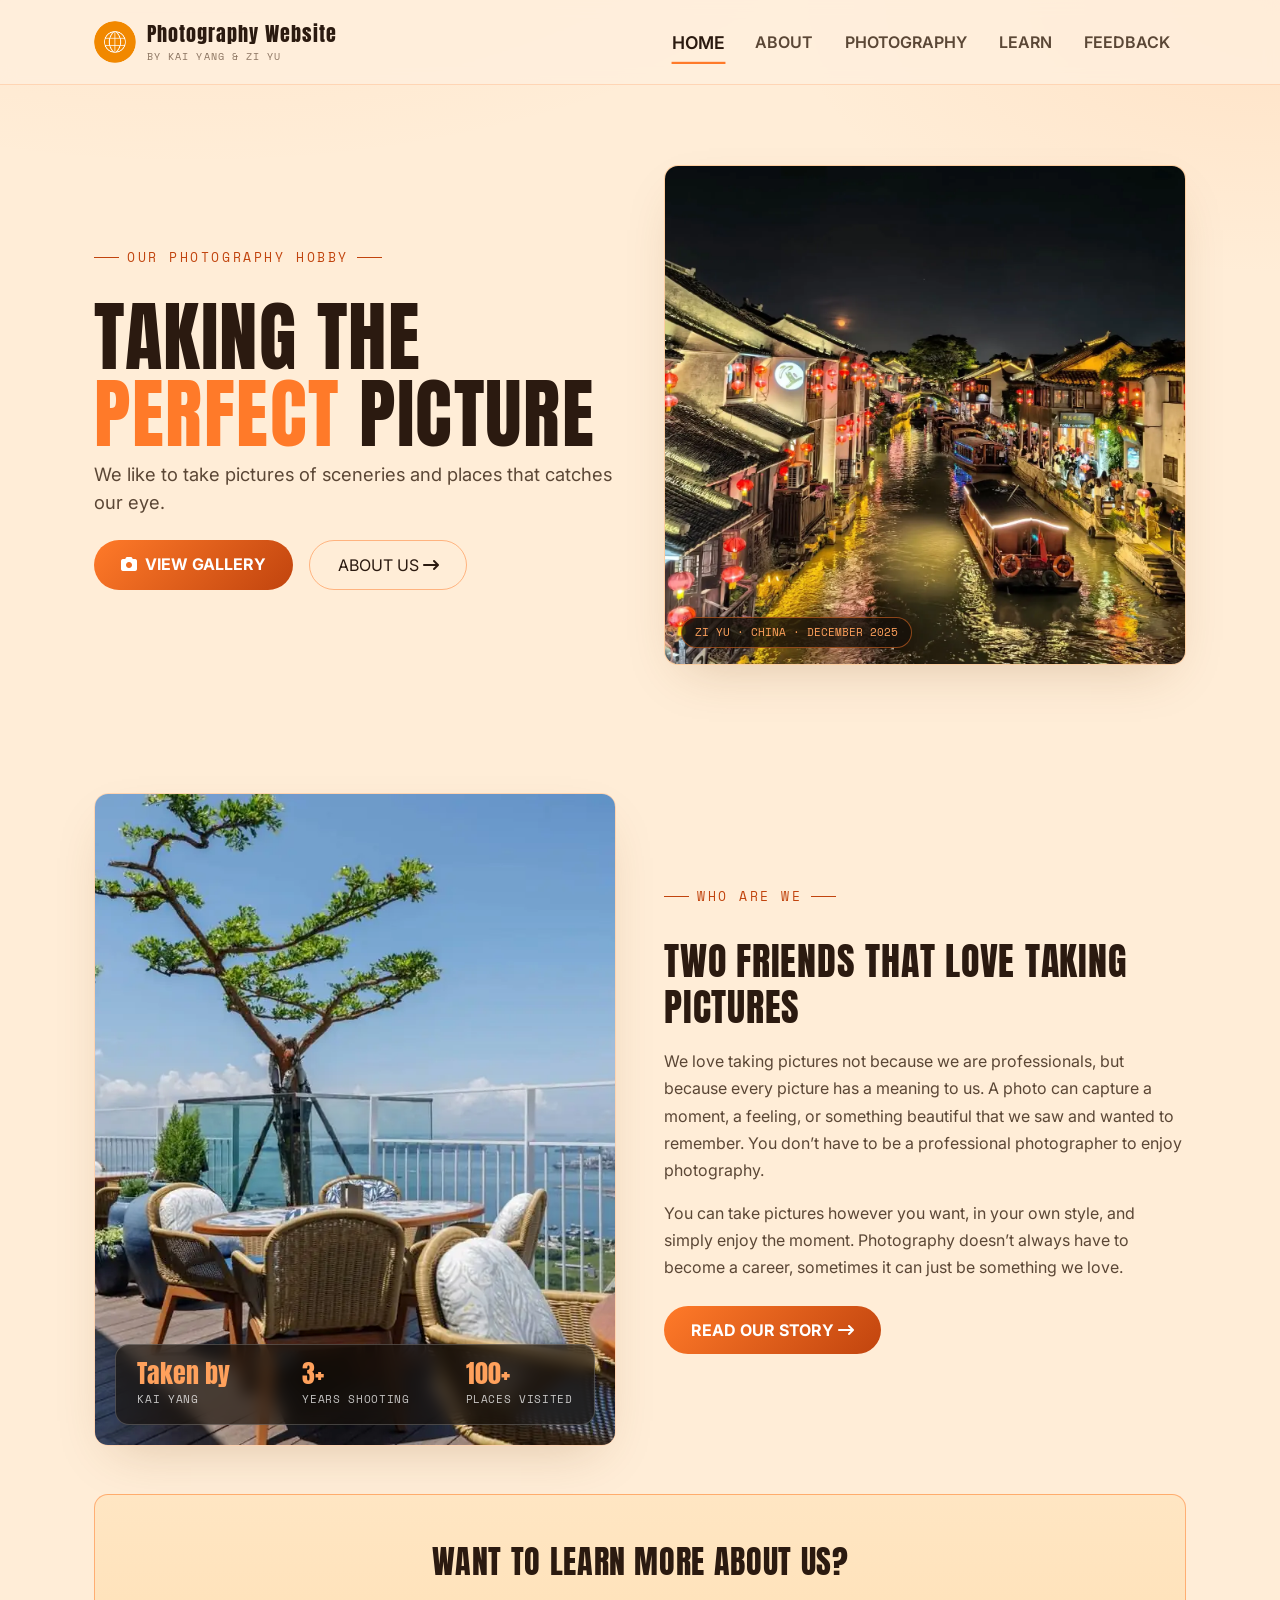
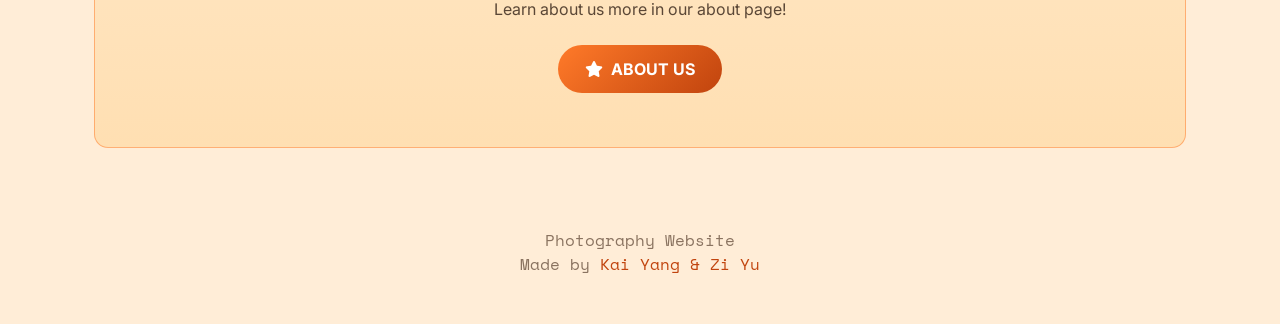
<file: index.html>
<!DOCTYPE html>
<html lang="en">
<head>
<meta charset="UTF-8">
<meta name="viewport" content="width=device-width, initial-scale=1.0">
<title>Photography Website - Home</title>

<link rel="preconnect" href="https://fonts.googleapis.com">
<link href="https://fonts.googleapis.com/css2?family=Anton&family=Inter:wght@400;500;600;700&family=Space+Mono:wght@400;700&display=swap" rel="stylesheet">
<link rel="stylesheet" href="https://cdn.jsdelivr.net/npm/bootstrap@5.3.3/dist/css/bootstrap.min.css">
<link rel="stylesheet" href="https://cdnjs.cloudflare.com/ajax/libs/font-awesome/6.5.1/css/all.min.css">
<link rel="stylesheet" href="css/style.css">
<link rel="icon" href="./images/icon.png">
<script src="https://cdn.jsdelivr.net/npm/bootstrap@5.3.3/dist/js/bootstrap.bundle.min.js"></script>
<script src="./js/main.js"></script>
</head>
<body>
    <nav class="navbar navbar-expand-lg topnav">
        <div class="container">
            <a class="navbar-brand title" href="index.html">
                <img class="nav_logo" src="./images/icon.png" alt="Hobby Website">
                <span>Photography Website<span class="subtitle">by Kai Yang &amp; Zi Yu</span></span>
            </a>
            <button class="navbar-toggler collapsed" type="button" aria-label="Toggle navigation">
                <span></span>
                <span></span>
                <span></span>
            </button>
            <div class="navbar-collapse" id="navMenu">
                <ul class="navbar-nav ms-auto">
                    <li class="nav-item"><a class="nav-link topnav-link" href="index.html">Home</a></li>
                    <li class="nav-item"><a class="nav-link topnav-link" href="about.html">About</a></li>
                    <li class="nav-item"><a class="nav-link topnav-link" href="photography.html">Photography</a></li>
                    <li class="nav-item"><a class="nav-link topnav-link" href="learn.html">Learn</a></li>
                    <li class="nav-item"><a class="nav-link topnav-link" href="feedback.html">Feedback</a></li>
                </ul>
            </div>
        </div>
    </nav>
    <header class="main">
        <div class="container">
            <div class="row align-items-center g-5">
                <div class="col-lg-6 reveal">
                    <span class="eyebrow">Our photography Hobby</span>
                    <h1 class="main-title">Taking the<br><span class="accent">perfect</span> picture</h1>
                    <p class="intro">We like to take pictures of sceneries and places that catches our eye.</p>
                    <div class="d-flex flex-wrap gap-3 mt-4 justify-content-center justify-content-lg-start">
                        <a href="photography.html" class="btn-glow"><i class="fa-solid fa-camera me-2"></i>View Gallery</a>
                        <a href="about.html" class="btn-outline-glow">About Us <i class="fa-solid fa-arrow-right-long"></i></a>
                    </div>
                </div>
                <div class="col-lg-6 reveal">
                    <div class="main-image" data-tag="Zi Yu &middot; China &middot; December 2025">
                        <img src="./images/Urban/ChineseCanalTown.webp" alt="Chinese Canal Town">
                    </div>
                </div>
            </div>
        </div>
    </header>
    <section class="section" id="about">
        <div class="container">
            <div class="row align-items-center g-5">
                <div class="col-lg-6 order-2 order-lg-1 reveal">
                    <div class="about-photo">
                        <img src="./images/Urban/LavoRestaurantSeaside.webp" alt="Lavo Restraunt Seaside View" loading="lazy">
                        <div class="duo-card">
                            <div>
                                <div class="duo-num-large">Taken by</div>
                                <div class="duo-label">Kai Yang</div>
                            </div>
                            <div>
                                <div class="duo-num">3+</div>
                                <div class="duo-label">Years shooting</div>
                            </div>
                            <div>
                                <div class="duo-num">100+</div>
                                <div class="duo-label">Places visited</div>
                            </div>
                        </div>
                    </div>
                </div>
                <div class="col-lg-6 order-1 order-lg-2 reveal">
                    <span class="eyebrow">Who Are We</span>
                    <h2 class="about-heading">Two friends that love taking pictures</h2>
                    <p class="text-dim">We love taking pictures not because we are professionals, but because every picture has a meaning to us. A photo can capture a moment, a feeling, or something beautiful that we saw and wanted to remember. You don’t have to be a professional photographer to enjoy photography.</p>
                    <p class="text-dim">You can take pictures however you want, in your own style, and simply enjoy the moment. Photography doesn’t always have to become a career, sometimes it can just be something we love.</p>
                    <a href="about.html" class="btn-glow">Read Our Story <i class="fa-solid fa-arrow-right-long"></i></a>
                </div>
            </div>
        </div>
    </section>
    <section class="section pt-0">
        <div class="container">
            <div class="gallery-box p-5 text-center reveal" style="border-color:var(--border-strong)">
                <h2 class="mb-3">Want to learn more about us?</h2>
                <p class="text-dim mb-4">Learn about us more in our about page!</p>
                <a href="about.html" class="btn-glow"><i class="fa-solid fa-star me-2"></i>About us</a>
            </div>
        </div>
    </section>
    <div class="credit-line">Photography Website<br>Made by <span class="accent">Kai Yang &amp; Zi Yu</span></div>
</body>
</html>
</file>
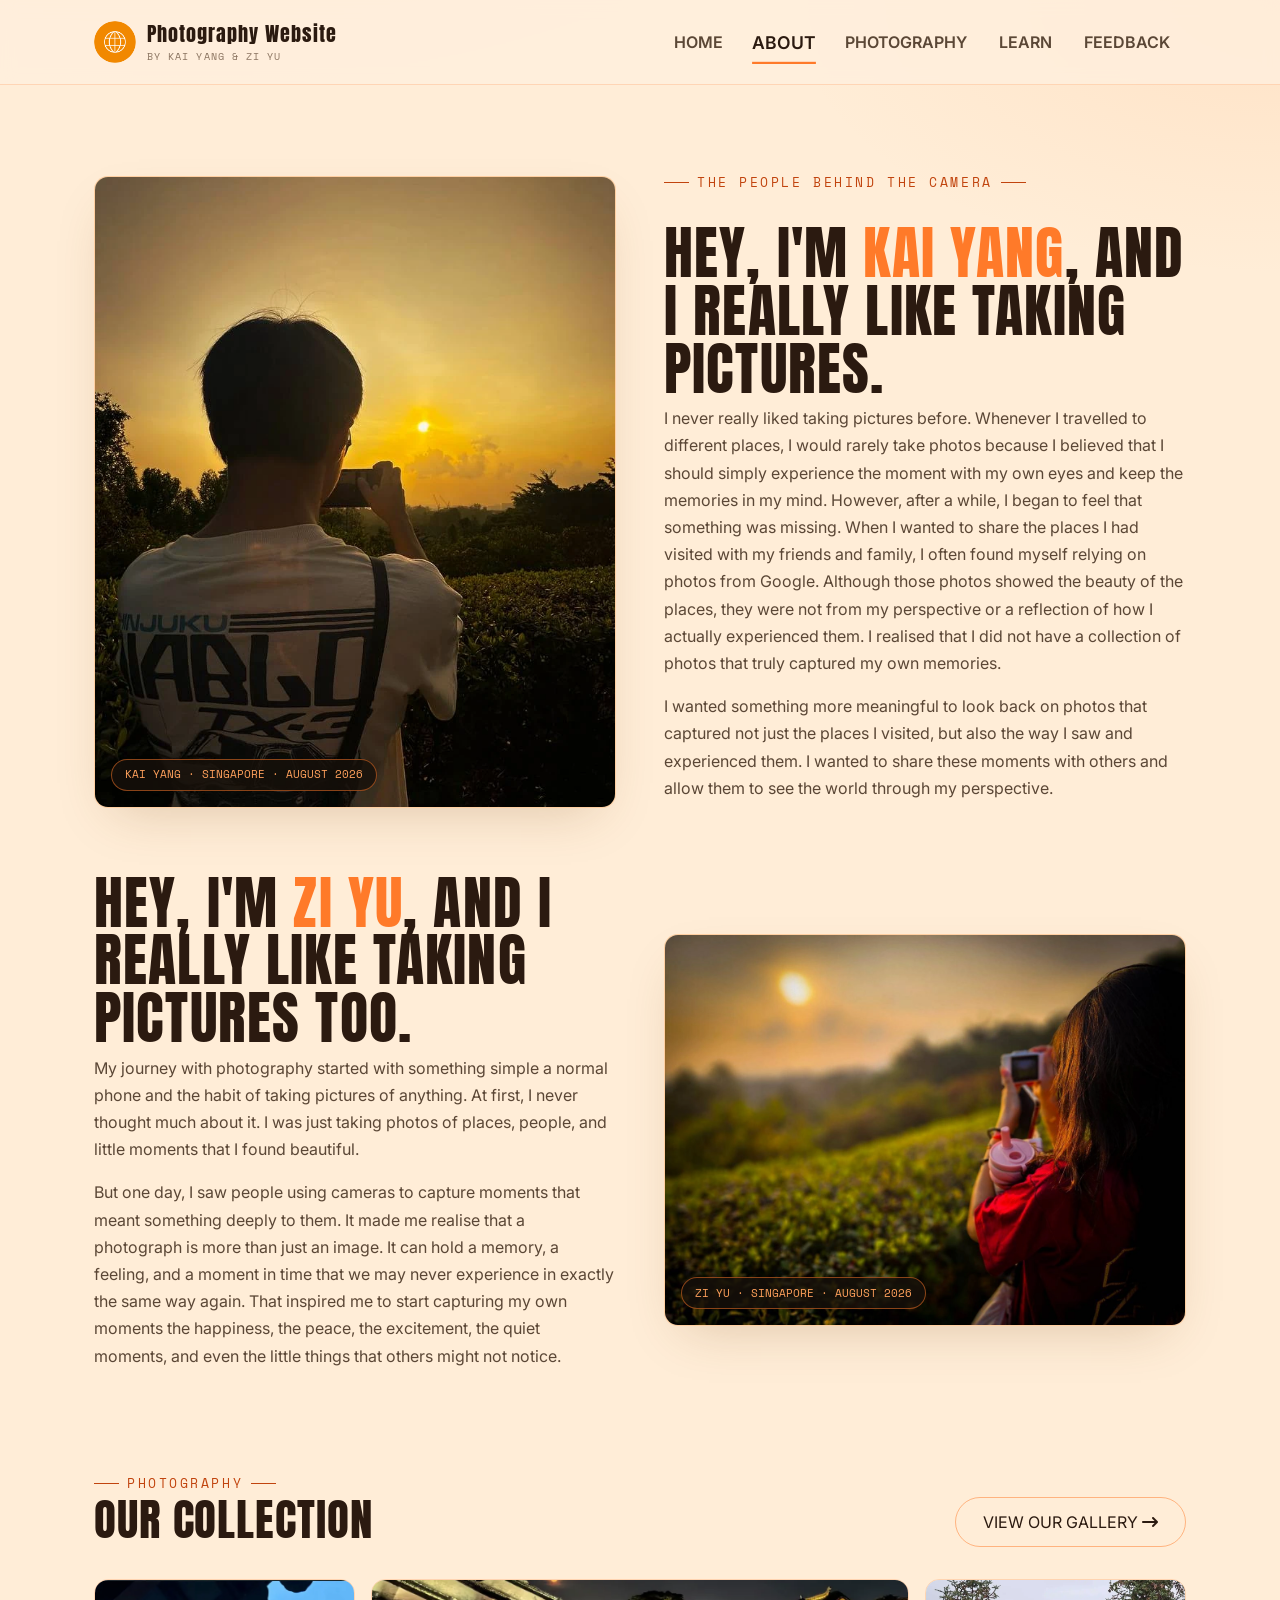
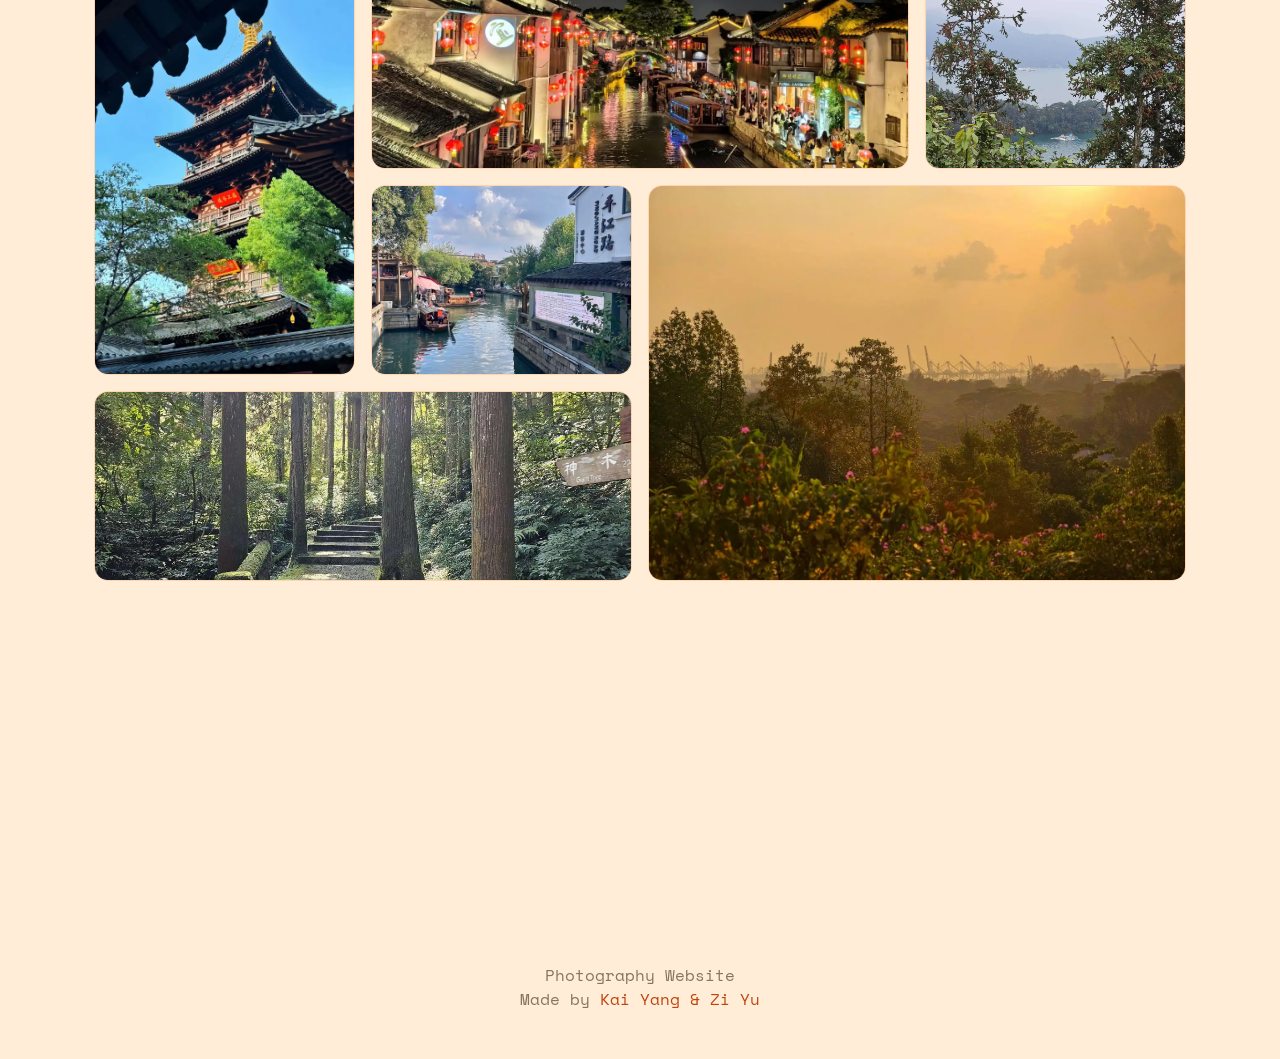
<file: about.html>
<!DOCTYPE html>
<html lang="en">
<head>
<meta charset="UTF-8">
<meta name="viewport" content="width=device-width, initial-scale=1.0">
<title>Photography Website - About</title>

<link rel="preconnect" href="https://fonts.googleapis.com">
<link href="https://fonts.googleapis.com/css2?family=Anton&family=Inter:wght@400;500;600;700&family=Space+Mono:wght@400;700&display=swap" rel="stylesheet">
<link rel="stylesheet" href="https://cdn.jsdelivr.net/npm/bootstrap@5.3.3/dist/css/bootstrap.min.css">
<link rel="stylesheet" href="https://cdnjs.cloudflare.com/ajax/libs/font-awesome/6.5.1/css/all.min.css">
<link rel="stylesheet" href="css/style.css">
<link rel="icon" href="./images/icon.png">
<script src="https://cdn.jsdelivr.net/npm/bootstrap@5.3.3/dist/js/bootstrap.bundle.min.js"></script>
<script src="./js/main.js"></script>
</head>
<body>
    <nav class="navbar navbar-expand-lg topnav">
        <div class="container">
            <a class="navbar-brand title" href="index.html">
                <img class="nav_logo" src="./images/icon.png" alt="Hobby Website">
                <span>Photography Website<span class="subtitle">by Kai Yang &amp; Zi Yu</span></span>
            </a>
            <button class="navbar-toggler collapsed" type="button" aria-label="Toggle navigation">
                <span></span>
                <span></span>
                <span></span>
            </button>
            <div class="navbar-collapse" id="navMenu">
                <ul class="navbar-nav ms-auto">
                    <li class="nav-item"><a class="nav-link topnav-link" href="index.html">Home</a></li>
                    <li class="nav-item"><a class="nav-link topnav-link" href="about.html">About</a></li>
                    <li class="nav-item"><a class="nav-link topnav-link" href="photography.html">Photography</a></li>
                    <li class="nav-item"><a class="nav-link topnav-link" href="learn.html">Learn</a></li>
                    <li class="nav-item"><a class="nav-link topnav-link" href="feedback.html">Feedback</a></li>
                </ul>
            </div>
        </div>
    </nav>
    <header class="main">
        <div class="container">
            <div class="row align-items-center g-5">
                <div class="col-lg-6 reveal order-2 order-lg-1">
                    <div class="main-image" data-tag="Kai Yang &middot; Singapore &middot; August 2026">
                        <img src="./images/People/KaiYang.webp" alt="Kai Yang">
                    </div>
                </div>
                <div class="col-lg-6 reveal order-1 order-lg-2 about-text">
                    <span class="eyebrow">The people behind the camera</span>
                    <h1 class="main-title" style="font-size:clamp(2.2rem,4.5vw,3.6rem)">Hey, I'm <span class="accent">Kai Yang</span>, and I really like taking pictures.</h1>
                    <p>I never really liked taking pictures before. Whenever I travelled to different places, I would rarely take photos because I believed that I should simply experience the moment with my own eyes and keep the memories in my mind. However, after a while, I began to feel that something was missing. When I wanted to share the places I had visited with my friends and family, I often found myself relying on photos from Google. Although those photos showed the beauty of the places, they were not from my perspective or a reflection of how I actually experienced them. I realised that I did not have a collection of photos that truly captured my own memories.</p>
                    <p>I wanted something more meaningful to look back on  photos that captured not just the places I visited, but also the way I saw and experienced them. I wanted to share these moments with others and allow them to see the world through my perspective.</p>
                </div>
            </div>
            <div class="row align-items-center g-5 mt-2">
                <div class="col-lg-6 reveal order-2 order-lg-2">
                    <div class="main-image" data-tag="Zi Yu &middot; Singapore &middot; August 2026">
                        <img src="./images/People/ZiYu.webp" alt="Zi Yu" loading="lazy">
                    </div>
                </div>
                <div class="col-lg-6 reveal order-1 order-lg-1 about-text">
                    <h1 class="main-title" style="font-size:clamp(2.2rem,4.5vw,3.6rem)">Hey, I'm <span class="accent">Zi Yu</span>, and I really like taking pictures too.</h1>
                    <p>My journey with photography started with something simple a normal phone and the habit of taking pictures of anything. At first, I never thought much about it. I was just taking photos of places, people, and little moments that I found beautiful.</p>
                    <p>But one day, I saw people using cameras to capture moments that meant something deeply to them. It made me realise that a photograph is more than just an image. It can hold a memory, a feeling, and a moment in time that we may never experience in exactly the same way again. That inspired me to start capturing my own moments the happiness, the peace, the excitement, the quiet moments, and even the little things that others might not notice.</p>
                </div>
            </div>
        </div>
    </header>
    <section class="section pt-0" id="gallery">
        <div class="container">
            <div class="collection-toolbar reveal">
                <div>
                    <span class="eyebrow" style="margin-bottom:0;">Photography</span>
                    <h2 class="collection-heading">Our Collection</h2>
                </div>
                <a href="photography.html" class="btn-outline-glow">View Our Gallery <i class="fa-solid fa-arrow-right-long"></i></a>
            </div>
            <div class="collection-grid reveal">
                <div class="collection-item collection-item-tall">
                    <img src="./images/Urban/ChinesePagoda.webp" alt="Chinese Pagoda" loading="lazy">
                    <div class="collection-caption">
                        <div>
                            <div class="collection-caption-title">Chinese Pagoda</div>
                            <div class="collection-caption-sub">Urban &middot; Zi Yu</div>
                        </div>
                    </div>
                </div>
                <div class="collection-item collection-item-wide">
                    <img src="./images/Urban/ChineseCanalTown.webp" alt="Chinese Canal Town" loading="lazy">
                    <div class="collection-caption">
                        <div>
                            <div class="collection-caption-title">Chinese Canal Town</div>
                            <div class="collection-caption-sub">Urban &middot; Zi Yu</div>
                        </div>
                    </div>
                </div>
                <div class="collection-item">
                    <img src="./images/Nature/QuietLake.webp" alt="Quiet Lake" loading="lazy">
                    <div class="collection-caption">
                        <div>
                            <div class="collection-caption-title">Quiet Lake</div>
                            <div class="collection-caption-sub">Nature &middot; Kai Yang</div>
                        </div>
                    </div>
                </div>
                <div class="collection-item">
                    <img src="./images/Urban/ChineseCanalStreet.webp" alt="Chinese Canal Street" loading="lazy">
                    <div class="collection-caption">
                        <div>
                            <div class="collection-caption-title">Chinese Canal Street</div>
                            <div class="collection-caption-sub">Urban &middot; Zi Yu</div>
                        </div>
                    </div>
                </div>
                <div class="collection-item collection-item-large">
                    <img src="./images/Nature/CranesHorizon.webp" alt="Cranes on the Horizon" loading="lazy">
                    <div class="collection-caption">
                        <div>
                            <div class="collection-caption-title">Cranes on the Horizon</div>
                            <div class="collection-caption-sub">Nature &middot; Kai Yang</div>
                        </div>
                    </div>
                </div>
                <div class="collection-item collection-item-wide">
                    <img src="./images/Nature/ForestTrails.webp" alt="Forest Ttails" loading="lazy">
                    <div class="collection-caption">
                        <div>
                            <div class="collection-caption-title">Forest Trails</div>
                            <div class="collection-caption-sub">Nature &middot; Kai Yang</div>
                        </div>
                    </div>
                </div>
            </div>
        </div>
    </section>
    <section class="section pt-0">
        <div class="container">
            <div class="gallery-box p-5 text-center reveal" style="border-color:var(--border-strong)">
                <h2 class="mb-3">Take a look around</h2>
                <p class="text-dim mb-4">Take a look at our gallery and rate our pictures!</p>
                <a href="photography.html" class="btn-glow"><i class="fa-solid fa-images me-2"></i>Go to Gallery</a>
            </div>
        </div>
    </section>
    <div class="credit-line">Photography Website<br>Made by <span class="accent">Kai Yang &amp; Zi Yu</span></div>
</body>
</html>
</file>
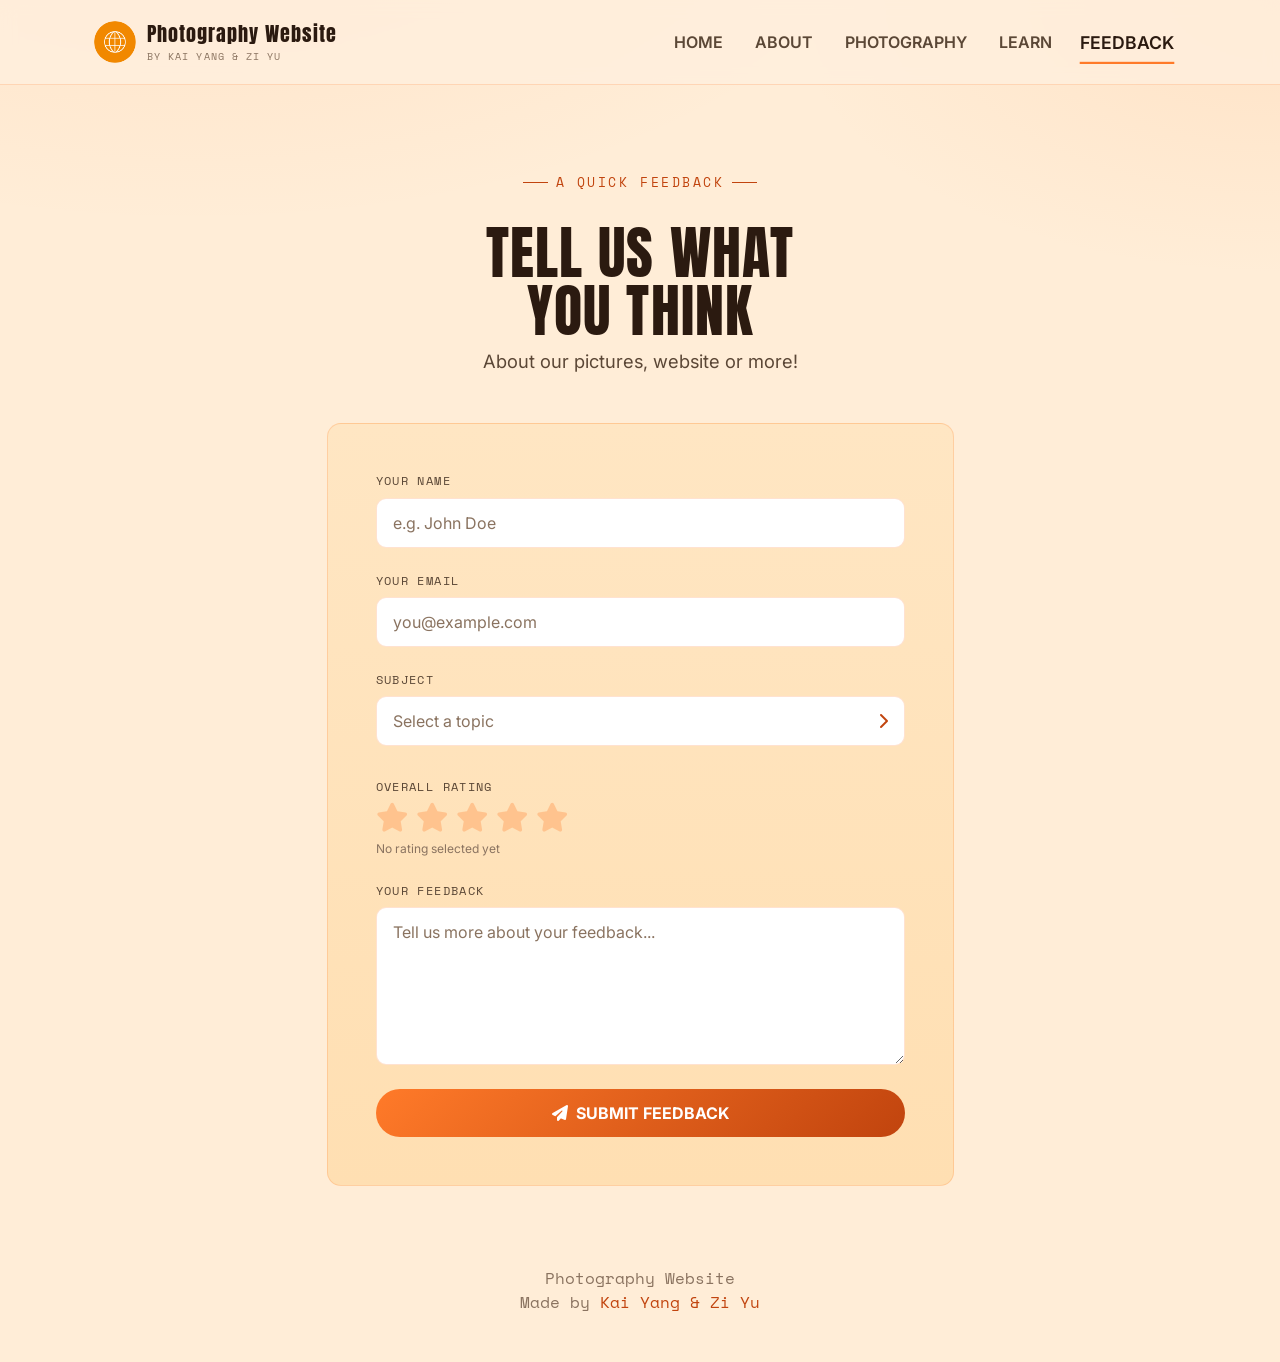
<file: feedback.html>
<!DOCTYPE html>
<html lang="en">
<head>
<meta charset="UTF-8">
<meta name="viewport" content="width=device-width, initial-scale=1.0">
<title>Photography Website - Feedback</title>

<link rel="preconnect" href="https://fonts.googleapis.com">
<link href="https://fonts.googleapis.com/css2?family=Anton&family=Inter:wght@400;500;600;700&family=Space+Mono:wght@400;700&display=swap" rel="stylesheet">
<link rel="stylesheet" href="https://cdn.jsdelivr.net/npm/bootstrap@5.3.3/dist/css/bootstrap.min.css">
<link rel="stylesheet" href="https://cdnjs.cloudflare.com/ajax/libs/font-awesome/6.5.1/css/all.min.css">
<link rel="stylesheet" href="css/style.css">
<link rel="icon" href="./images/icon.png">
<script src="https://cdn.jsdelivr.net/npm/bootstrap@5.3.3/dist/js/bootstrap.bundle.min.js"></script>
<script src="./js/main.js"></script>
</head>
<body>
    <nav class="navbar navbar-expand-lg topnav">
        <div class="container">
            <a class="navbar-brand title" href="index.html">
                <img class="nav_logo" src="./images/icon.png" alt="Hobby Website">
                <span>Photography Website<span class="subtitle">by Kai Yang &amp; Zi Yu</span></span>
            </a>
            <button class="navbar-toggler collapsed" type="button" aria-label="Toggle navigation">
                <span></span>
                <span></span>
                <span></span>
            </button>
            <div class="navbar-collapse" id="navMenu">
                <ul class="navbar-nav ms-auto">
                    <li class="nav-item"><a class="nav-link topnav-link" href="index.html">Home</a></li>
                    <li class="nav-item"><a class="nav-link topnav-link" href="about.html">About</a></li>
                    <li class="nav-item"><a class="nav-link topnav-link" href="photography.html">Photography</a></li>
                    <li class="nav-item"><a class="nav-link topnav-link" href="learn.html">Learn</a></li>
                    <li class="nav-item"><a class="nav-link topnav-link" href="feedback.html">Feedback</a></li>
                </ul>
            </div>
        </div>
    </nav>

    <header class="main pb-3 text-center">
        <div class="container reveal">
            <span class="eyebrow justify-content-center">A quick feedback</span>
            <h1 class="main-title" style="font-size:clamp(2.2rem,4.5vw,3.6rem)">Tell Us What<br>You Think</h1>
            <p class="intro mx-auto">About our pictures, website or more!</p>
        </div>
    </header>

    <section class="section pt-3">
        <div class="container">
            <div class="row justify-content-center">
                <div class="col-lg-7">
                    <div class="gallery-box p-4 p-md-5 reveal">
                        <form id="feedbackForm" novalidate>

                            <div class="mb-4">
                                <label class="form-label" for="fbName">Your name</label>
                                <input type="text" class="form-control" id="fbName" placeholder="e.g. John Doe">
                                <div class="field-error" id="fbNameError">Please enter your name.</div>
                            </div>

                            <div class="mb-4">
                                <label class="form-label" for="fbEmail">Your email</label>
                                <input type="text" class="form-control" id="fbEmail" placeholder="you@example.com">
                                <div class="field-error" id="fbEmailError">Please enter a valid email.</div>
                            </div>

                            <div class="mb-4">
                                <label class="form-label">Subject</label>
                                <div class="dropdown-box" id="fbTopicBox">
                                    <button type="button" class="dropdown-btn" id="fbTopicBtn">
                                        <span id="fbTopicLabel">Select a topic</span>
                                        <i class="fa-solid fa-chevron-right"></i>
                                    </button>
                                    <div class="dropdown-menu" id="fbTopicMenu">
                                        <div class="dropdown-item" data-value="A specific photo">A specific photo</div>
                                        <div class="dropdown-item" data-value="The website itself">The website itself</div>
                                        <div class="dropdown-item" data-value="General thoughts">General thoughts</div>
                                        <div class="dropdown-item" data-value="Something else">Something else</div>
                                    </div>
                                </div>
                                <div class="dropdown-others" id="fbTopicOthers">
                                    <input type="text" class="form-control" id="fbTopicOther" placeholder="Please specify...">
                                </div>
                                <div class="field-error" id="fbTopicError">Please choose a topic.</div>
                            </div>

                            <div class="mb-4">
                                <label class="form-label">Overall rating</label>
                                <div class="rating-picker" id="fbRatingPicker">
                                    <i class="fa-solid fa-star" data-value="1"></i>
                                    <i class="fa-solid fa-star" data-value="2"></i>
                                    <i class="fa-solid fa-star" data-value="3"></i>
                                    <i class="fa-solid fa-star" data-value="4"></i>
                                    <i class="fa-solid fa-star" data-value="5"></i>
                                </div>
                                <input type="hidden" id="fbRatingValue" value="0">
                                <div class="text-faint mt-2" id="fbRatingHelp" style="font-size:.75rem">No rating selected yet</div>
                            </div>

                            <div class="mb-4">
                                <label class="form-label" for="fbMessage">Your feedback</label>
                                <textarea class="form-control" id="fbMessage" rows="5" placeholder="Tell us more about your feedback..."></textarea>
                                <div class="field-error" id="fbMessageError">Please share a few words of feedback.</div>
                            </div>

                            <button type="submit" class="btn-glow w-100">
                                <i class="fa-solid fa-paper-plane me-2"></i>Submit Feedback
                            </button>
                        </form>
                    </div>
                </div>
            </div>
        </div>
    </section>

    <div class="credit-line">Photography Website<br>Made by <span class="accent">Kai Yang &amp; Zi Yu</span></div>
</body>
</html>
</file>
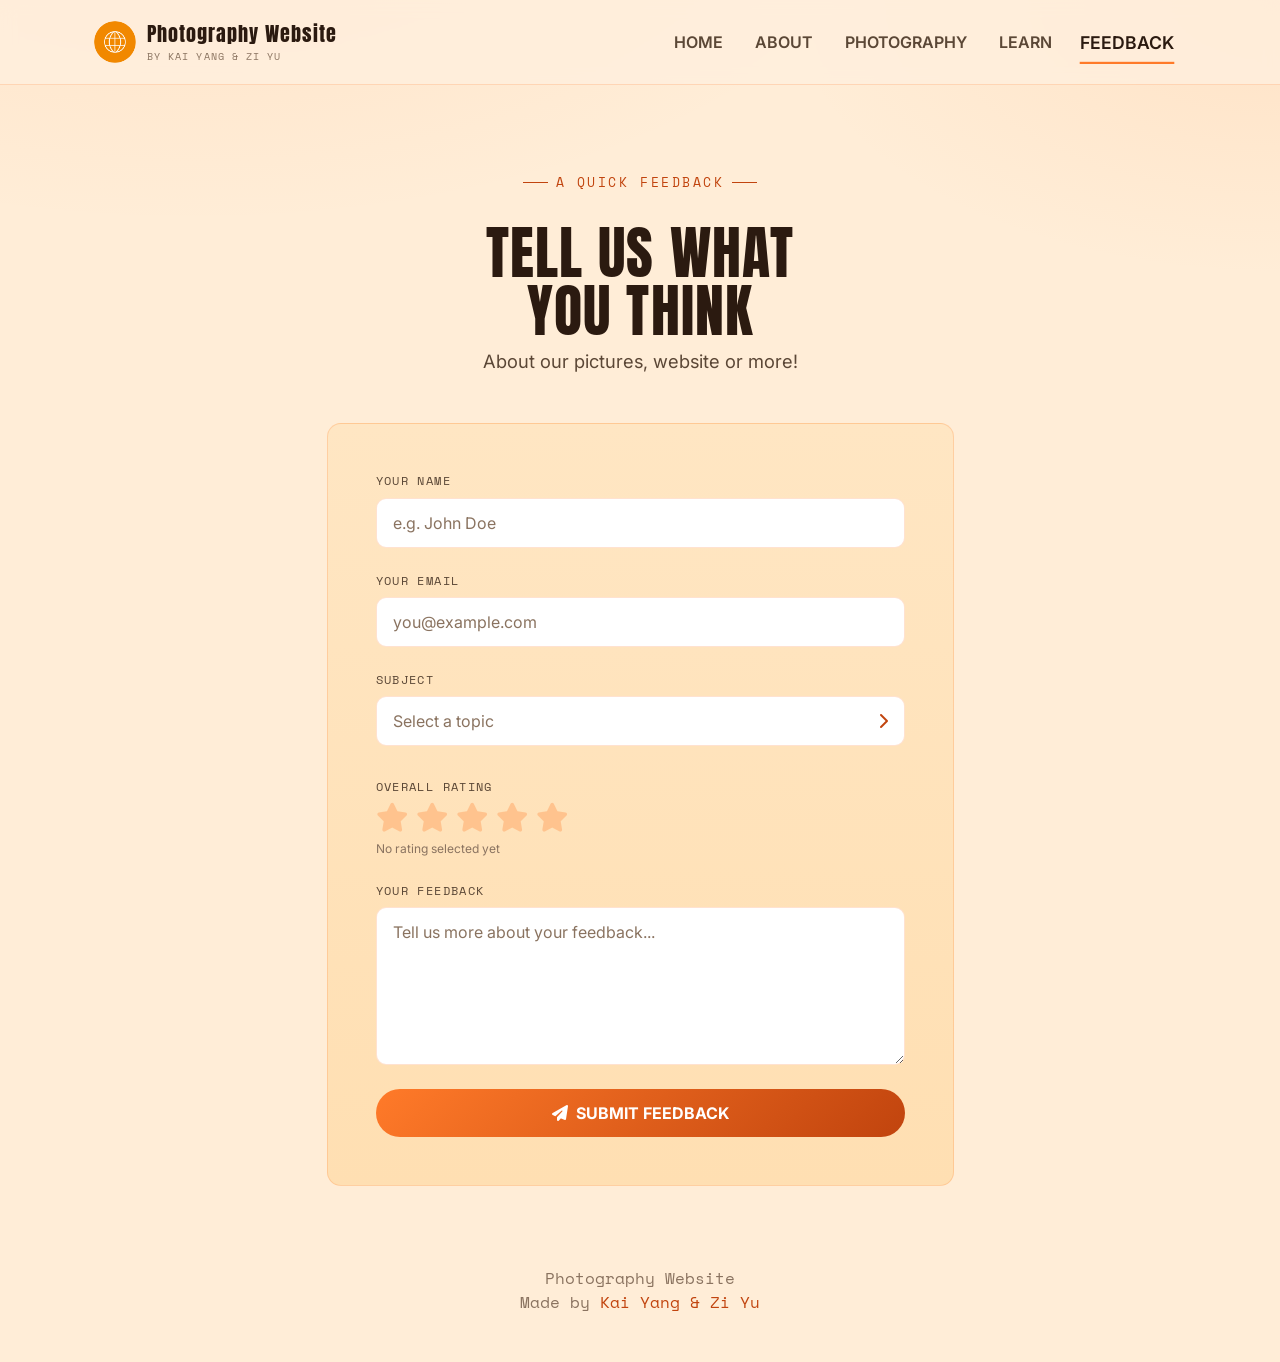
<file: feedbackDetails.html>
<!DOCTYPE html>
<html lang="en">
<head>
<meta charset="UTF-8">
<meta name="viewport" content="width=device-width, initial-scale=1.0">
<title>Photography Website - Feedback Details</title>

<link rel="preconnect" href="https://fonts.googleapis.com">
<link href="https://fonts.googleapis.com/css2?family=Anton&family=Inter:wght@400;500;600;700&family=Space+Mono:wght@400;700&display=swap" rel="stylesheet">
<link rel="stylesheet" href="https://cdn.jsdelivr.net/npm/bootstrap@5.3.3/dist/css/bootstrap.min.css">
<link rel="stylesheet" href="https://cdnjs.cloudflare.com/ajax/libs/font-awesome/6.5.1/css/all.min.css">
<link rel="stylesheet" href="css/style.css">
<link rel="icon" href="./images/icon.png">
<script src="https://cdn.jsdelivr.net/npm/bootstrap@5.3.3/dist/js/bootstrap.bundle.min.js"></script>
<script src="./js/main.js"></script>
</head>
<body>
    <nav class="navbar navbar-expand-lg topnav">
        <div class="container">
            <a class="navbar-brand title" href="index.html">
                <img class="nav_logo" src="./images/icon.png" alt="Hobby Website">
                <span>Photography Website<span class="subtitle">by Kai Yang &amp; Zi Yu</span></span>
            </a>
            <button class="navbar-toggler collapsed" type="button" aria-label="Toggle navigation">
                <span></span>
                <span></span>
                <span></span>
            </button>
            <div class="navbar-collapse" id="navMenu">
                <ul class="navbar-nav ms-auto">
                    <li class="nav-item"><a class="nav-link topnav-link" href="index.html">Home</a></li>
                    <li class="nav-item"><a class="nav-link topnav-link" href="about.html">About</a></li>
                    <li class="nav-item"><a class="nav-link topnav-link" href="photography.html">Photography</a></li>
                    <li class="nav-item"><a class="nav-link topnav-link" href="learn.html">Learn</a></li>
                    <li class="nav-item"><a class="nav-link topnav-link active" href="feedback.html">Feedback</a></li>
                </ul>
            </div>
        </div>
    </nav>

    <header class="main pb-2 text-center">
        <div class="container reveal">
            <span class="eyebrow justify-content-center">Feedback Received</span>
            <h1 class="main-title" style="font-size:clamp(2.2rem,4.5vw,3.6rem)">Thanks for your<br>Feedback</h1>
            <p class="intro mx-auto">Here's what we've received!</p>
        </div>
    </header>

    <div class="ticket reveal" id="ticketWrap">
        <div class="d-flex justify-content-between align-items-start flex-wrap gap-3 mb-4">
            <div>
                <div class="text-faint" style="font-size:.7rem;letter-spacing:.15em;text-transform:uppercase">Feedback receipt</div>
                <div class="h4 mb-0 mt-1" id="ticketName">-</div>
            </div>
            <div class="ticket-stamp">RECEIVED</div>
        </div>

        <table class="detail-table">
            <tbody>
                <tr>
                    <td class="detail-icon"><i class="fa-solid fa-envelope"></i></td>
                    <td class="detail-label">Email</td>
                    <td id="ticketEmail">-</td>
                </tr>
                <tr>
                    <td class="detail-icon"><i class="fa-solid fa-calendar"></i></td>
                    <td class="detail-label">Submitted</td>
                    <td id="ticketDate">-</td>
                </tr>
                <tr>
                    <td class="detail-icon"><i class="fa-solid fa-star"></i></td>
                    <td class="detail-label">Rating</td>
                    <td id="ticketRating">-</td>
                </tr>
                <tr>
                    <td class="detail-icon"><i class="fa-solid fa-hashtag"></i></td>
                    <td class="detail-label">Subject</td>
                    <td id="ticketSubject" class="text-dim">-</td>
                </tr>
                <tr>
                    <td class="detail-icon"><i class="fa-solid fa-align-left"></i></td>
                    <td class="detail-label">Description</td>
                    <td id="ticketDescription" class="text-dim">-</td>
                </tr>
            </tbody>
        </table>

        <div class="d-flex flex-wrap gap-3 mt-4">
            <a href="index.html" class="btn-glow"><i class="fa-solid fa-house me-2"></i>Back Home</a>
            <a href="feedback.html" id="anotherBtn" class="btn-outline-glow"><i class="fa-regular fa-comment me-2"></i>Send Another</a>
        </div>
    </div>

    <div class="credit-line">Photography Website<br>Made by <span class="accent">Kai Yang &amp; Zi Yu</span></div>
</body>
</html>
</file>
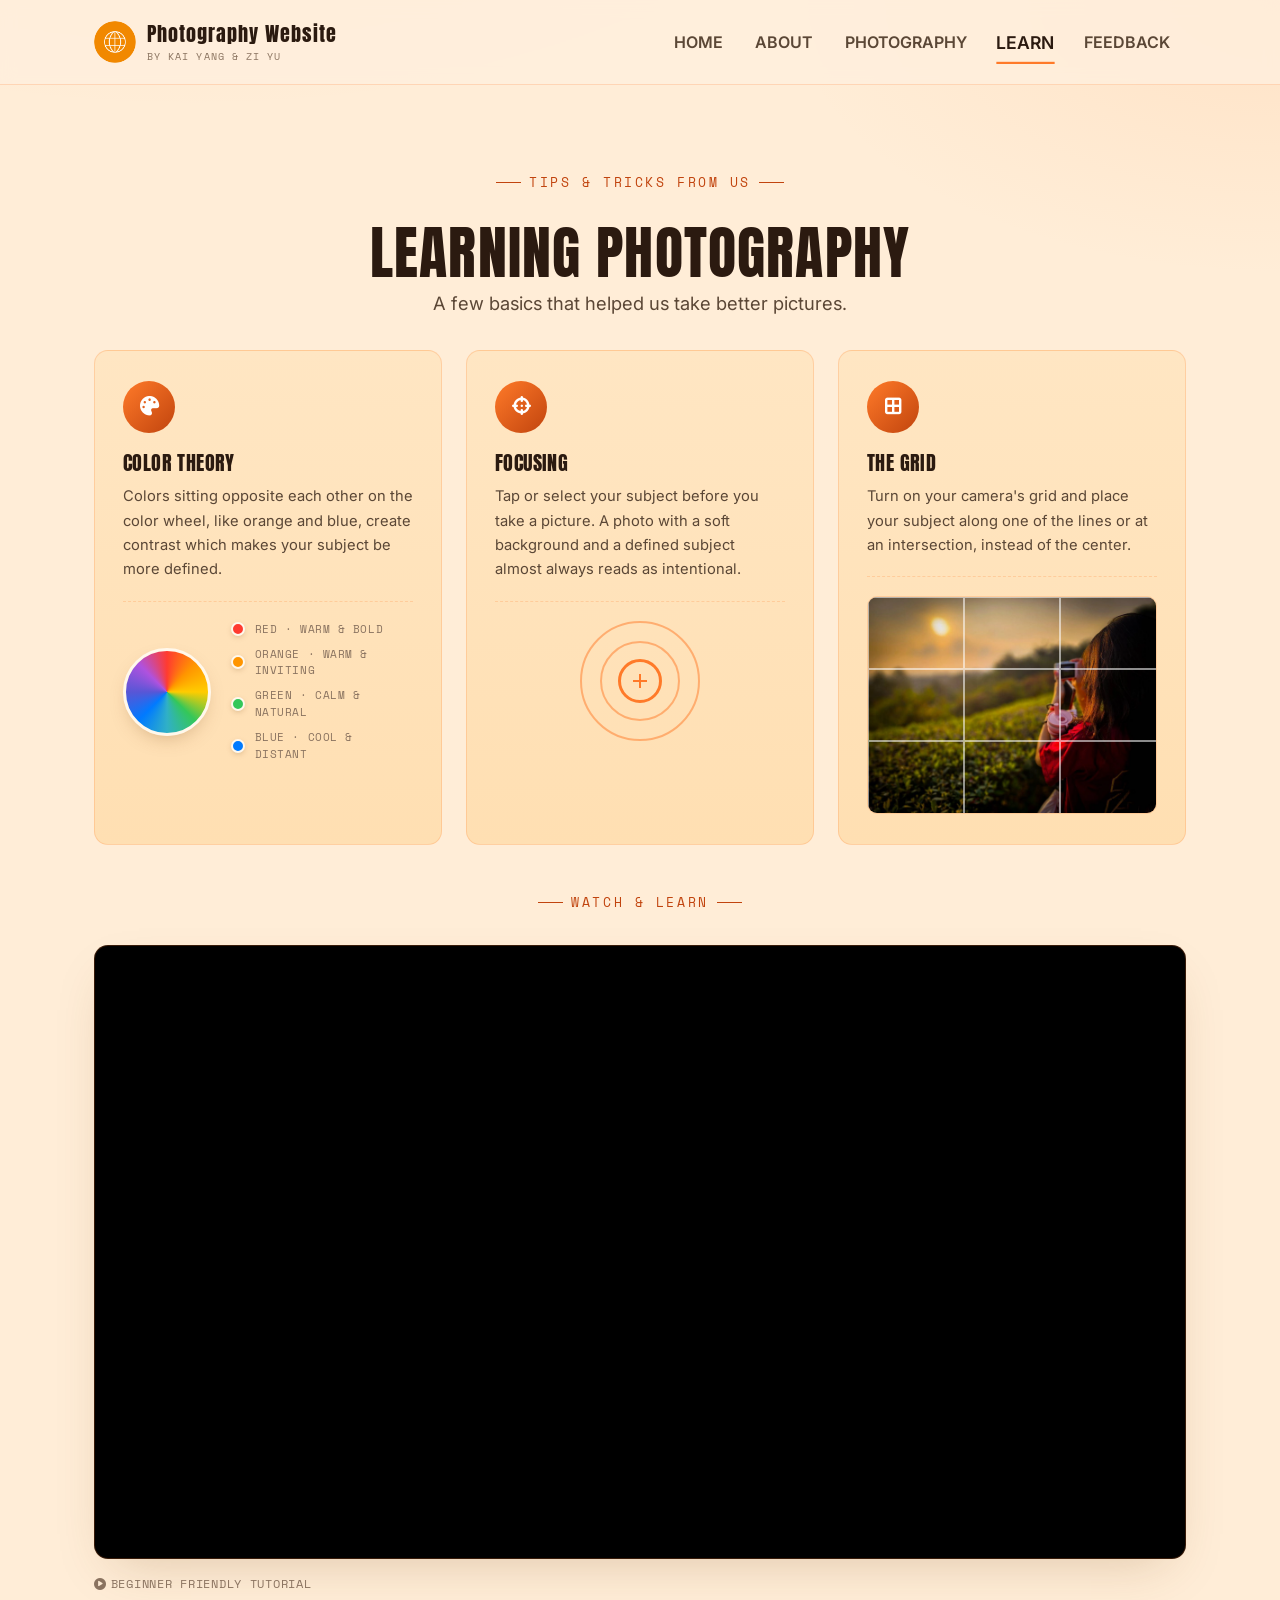
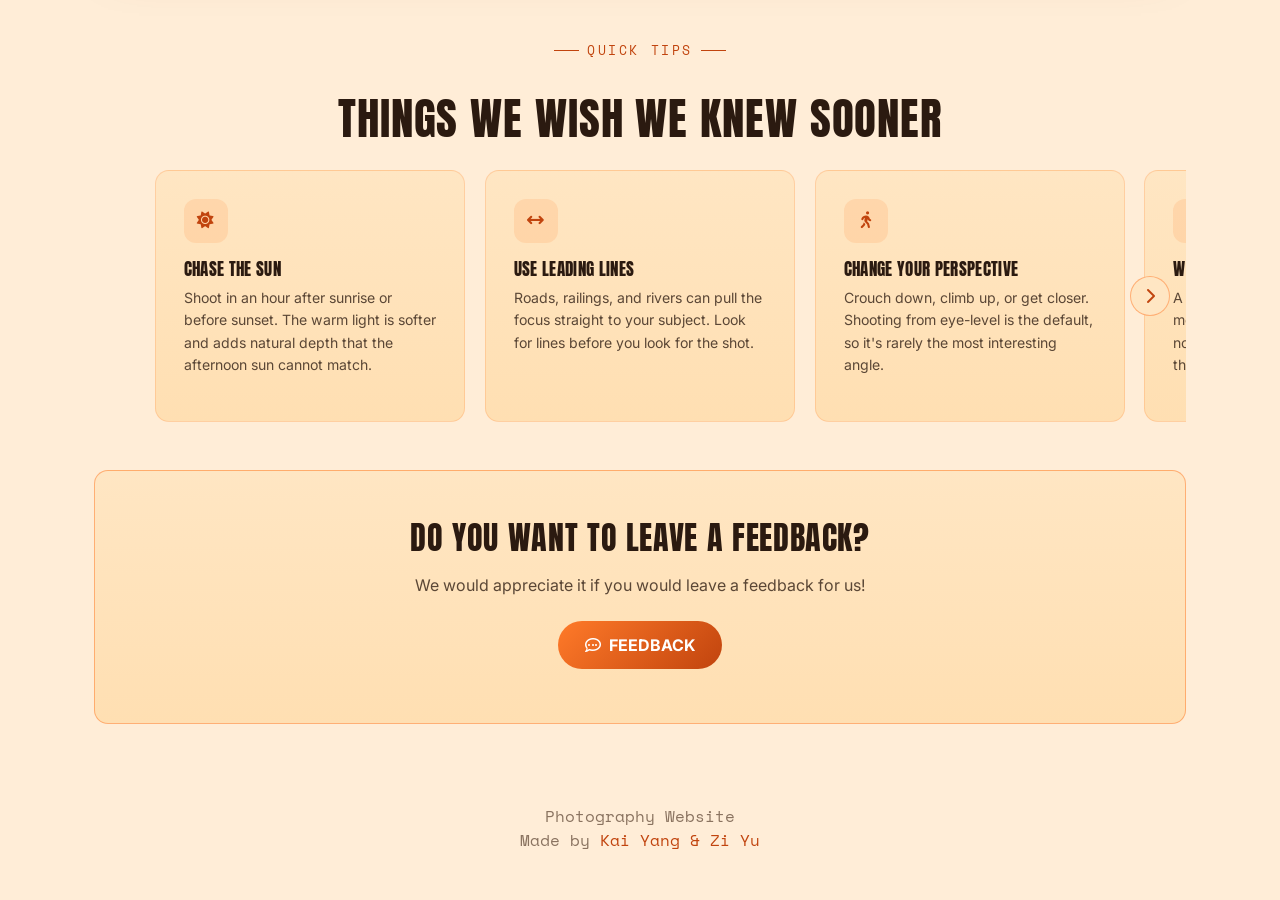
<file: learn.html>
<!DOCTYPE html>
<html lang="en">
<head>
<meta charset="UTF-8">
<meta name="viewport" content="width=device-width, initial-scale=1.0">
<title>Photography Website - Learn</title>

<link rel="preconnect" href="https://fonts.googleapis.com">
<link href="https://fonts.googleapis.com/css2?family=Anton&family=Inter:wght@400;500;600;700&family=Space+Mono:wght@400;700&display=swap" rel="stylesheet">
<link rel="stylesheet" href="https://cdn.jsdelivr.net/npm/bootstrap@5.3.3/dist/css/bootstrap.min.css">
<link rel="stylesheet" href="https://cdnjs.cloudflare.com/ajax/libs/font-awesome/6.5.1/css/all.min.css">
<link rel="stylesheet" href="css/style.css">
<link rel="icon" href="./images/icon.png">
<script src="https://cdn.jsdelivr.net/npm/bootstrap@5.3.3/dist/js/bootstrap.bundle.min.js"></script>
<script src="./js/main.js"></script>
</head>
<body>
    <nav class="navbar navbar-expand-lg topnav">
        <div class="container">
            <a class="navbar-brand title" href="index.html">
                <img class="nav_logo" src="./images/icon.png" alt="Hobby Website">
                <span>Photography Website<span class="subtitle">by Kai Yang &amp; Zi Yu</span></span>
            </a>
            <button class="navbar-toggler collapsed" type="button" aria-label="Toggle navigation">
                <span></span>
                <span></span>
                <span></span>
            </button>
            <div class="navbar-collapse" id="navMenu">
                <ul class="navbar-nav ms-auto">
                    <li class="nav-item"><a class="nav-link topnav-link" href="index.html">Home</a></li>
                    <li class="nav-item"><a class="nav-link topnav-link" href="about.html">About</a></li>
                    <li class="nav-item"><a class="nav-link topnav-link" href="photography.html">Photography</a></li>
                    <li class="nav-item"><a class="nav-link topnav-link" href="learn.html">Learn</a></li>
                    <li class="nav-item"><a class="nav-link topnav-link" href="feedback.html">Feedback</a></li>
                </ul>
            </div>
        </div>
    </nav>

    <header class="main pb-3 text-center reveal">
        <div class="container">
            <span class="eyebrow justify-content-center">Tips &amp; tricks from us</span>
            <h1 class="main-title" style="font-size:clamp(2.2rem,4.5vw,3.6rem)">Learning Photography</h1>
            <p class="intro mx-auto">A few basics that helped us take better pictures.</p>
        </div>
    </header>

    <section class="section pt-0">
        <div class="container">
            <div class="learn-grid">
                <div class="learn-card reveal">
                    <div class="learn-card-icon"><i class="fa-solid fa-palette"></i></div>
                    <h3 class="learn-card-title">Color Theory</h3>
                    <p class="learn-card-text">Colors sitting opposite each other on the color wheel, like orange and blue, create contrast which makes your subject be more defined.</p>
                    <div class="learn-card-visual">
                        <div class="color-wheel-row">
                            <div class="color-wheel"></div>
                            <div class="color-swatch-list">
                                <div class="color-swatch"><span class="color-swatch-dot" style="background:#ff3b30"></span>Red &middot; Warm &amp; bold</div>
                                <div class="color-swatch"><span class="color-swatch-dot" style="background:#ff9500"></span>Orange &middot; Warm &amp; inviting</div>
                                <div class="color-swatch"><span class="color-swatch-dot" style="background:#34c759"></span>Green &middot; Calm &amp; natural</div>
                                <div class="color-swatch"><span class="color-swatch-dot" style="background:#007aff"></span>Blue &middot; Cool &amp; distant</div>
                            </div>
                        </div>
                    </div>
                </div>

                <div class="learn-card reveal">
                    <div class="learn-card-icon"><i class="fa-solid fa-crosshairs"></i></div>
                    <h3 class="learn-card-title">Focusing</h3>
                    <p class="learn-card-text">Tap or select your subject before you take a picture. A photo with a soft background and a defined subject almost always reads as intentional.</p>
                    <div class="learn-card-visual">
                        <div class="focus-diagram">
                            <div class="focus-ring focus-ring-1"></div>
                            <div class="focus-ring focus-ring-2"></div>
                            <div class="focus-ring focus-ring-3 focus-cross"></div>
                        </div>
                    </div>
                </div>

                <div class="learn-card reveal">
                    <div class="learn-card-icon"><i class="fa-solid fa-border-all"></i></div>
                    <h3 class="learn-card-title">The Grid</h3>
                    <p class="learn-card-text">Turn on your camera's grid and place your subject along one of the lines or at an intersection, instead of the center.</p>
                    <div class="learn-card-visual">
                        <div class="rule-grid-demo">
                            <img src="./images/People/ZiYu.webp" alt="Rule of thirds">
                            <div class="rule-grid-lines">
                                <div></div><div></div><div></div>
                                <div></div><div></div><div></div>
                                <div></div><div></div><div></div>
                            </div>
                        </div>
                    </div>
                </div>

            </div>
        </div>
    </section>

    <section class="section pt-0">
        <div class="container">
            <span class="eyebrow justify-content-center d-flex">Watch &amp; learn</span>
            <div class="video-frame reveal">
                <iframe src="https://www.youtube.com/embed/V7z7BAZdt2M" title="Photography tips for beginners" allow="accelerometer; autoplay; clipboard-write; encrypted-media; gyroscope; picture-in-picture" allowfullscreen loading="lazy"></iframe>
            </div>
            <div class="video-caption reveal">
                <span><i class="fa-solid fa-circle-play me-1"></i>Beginner friendly tutorial</span>
            </div>
        </div>
    </section>

    <section class="section pt-0">
        <div class="container">
            <span class="eyebrow justify-content-center d-flex">Quick tips</span>
            <h2 class="collection-heading text-center mb-4">Things We Wish We Knew Sooner</h2>
            <div class="tips_carousel reveal">
                <div class="tips_track" id="tipsTrack"></div>
                <button class="slide_btn prev_btn" id="tipsPrev" aria-label="Previous tip">
                    <i class="fas fa-chevron-left"></i>
                </button>
                <button class="slide_btn next_btn" id="tipsNext" aria-label="Next tip">
                    <i class="fas fa-chevron-right"></i>
                </button>
            </div>
        </div>
    </section>

    <section class="section pt-0">
        <div class="container">
            <div class="gallery-box p-5 text-center reveal" style="border-color:var(--border-strong)">
                <h2 class="mb-3">Do you want to leave a feedback?</h2>
                <p class="text-dim mb-4">We would appreciate it if you would leave a feedback for us!</p>
                <a href="feedback.html" class="btn-glow"><i class="fa-regular fa-comment-dots me-2"></i>Feedback</i></a>
            </div>
        </div>
    </section>
    <div class="credit-line">Photography Website<br>Made by <span class="accent">Kai Yang &amp; Zi Yu</span></div>
</body>
</html>
</file>
<file: css/style.css>
:root{
    --bg:#ffedd7;
    --surface:#ffe6c3;
    --surface-2:#ffdfb2;
    --text:#2b1a10;
    --text-dim:#5b4736;
    --text-faint:#8a7360;
    --orange:#ff7a29;
    --orange-light:#ffa15c;
    --orange-deep:#c1440e;
    --border:rgba(255,122,41,0.22);
    --border-strong:rgba(255,122,41,0.5);
    --shadow:0 20px 50px -20px rgba(120,70,20,.25);
    --radius:14px;
    --ease:cubic-bezier(.2,.8,.2,1);
}

*{
    box-sizing:border-box;
}

::selection{
    background:var(--orange);
    color:#fff;
}

html{
    scroll-behavior:smooth;
}

body{
    background:
        radial-gradient(1200px 600px at 15% -10%, rgba(255,122,41,.10), transparent 60%),
        radial-gradient(900px 500px at 100% 0%, rgba(255,161,92,.14), transparent 55%),
        var(--bg);
    color:var(--text);
    font-family:'Inter',sans-serif;
    min-height:100vh;
    overflow-x:hidden;
}

h1,h2,h3{
    font-family:'Anton',sans-serif;
    text-transform:uppercase;
    letter-spacing:.02em;
}

a{
    color:var(--orange-deep);
    text-decoration:none;
}

a:hover{
    color:var(--orange);
}

.text-dim{
    color:var(--text-dim);
}

.accent{
    color:var(--orange);
    display:inline-block;
    transition:transform 0.3s ease;
}

.accent:hover{
    transform:scale(1.1);
}

.eyebrow{
    font-family:'Space Mono',monospace;
    color:var(--orange-deep);
    font-size:.8rem;
    letter-spacing:.2em;
    text-transform:uppercase;
    display:inline-flex;
    align-items:center;
    gap:.5rem;
    margin-bottom:2rem;
}

.eyebrow::before,
.eyebrow::after{
    content:"";
    width:25px;
    height:1px;
    background:var(--orange-deep);
}

.text-faint{
    color:var(--text-faint);
}

.topnav{
    background:rgba(255, 239, 222, 0.8);
    backdrop-filter:blur(7.5px);
    border-bottom:1px solid var(--border);
    padding:.9rem 0;
    position:sticky;
    top:0;
    z-index:1000;
    transition:box-shadow 0.45s ease;
}

.title{
    display:flex;
    align-items:center;
    gap:.7rem;
    color:var(--text)!important;
    font-family:'Anton',sans-serif;
    letter-spacing:.05em;
}

.subtitle{
    display:block;
    font-family:'Space Mono',monospace;
    font-size:.65rem;
    color:var(--text-faint);
    text-transform:uppercase;
    letter-spacing:.1em;
}

.nav_logo{
    width:42px;
    height:42px;
    object-fit:contain;
    transition:.3s;
    border-radius:50%;
}

.title:hover .nav_logo{
    transform:rotate(10deg) scale(1.05);
}

.topnav-link{
    color:var(--text-dim)!important;
    text-transform:uppercase;
    font-weight:600;
    position:relative;
    padding:.5rem 1rem !important;
}

.topnav-link::after{
    content:"";
    position:absolute;
    left:1rem;
    right:1rem;
    bottom:0;
    height:2px;
    background:var(--orange);
    transform:scaleX(0);
    transform-origin:left;
    transition:.3s;
}

.topnav-link:hover{
    color:var(--text)!important;
}

.topnav-link:hover::after,
.topnav-link.active::after{
    transform:scaleX(1);
}

.topnav-link.active{
    color:var(--text)!important;
    transform:scale(1.1);
}

.navbar-toggler{
    position:relative;
    width:28px;
    height:28px;
    padding:0;
    background:transparent;
    border:none;
    box-shadow:none!important;
    outline:none!important;
}

.navbar-toggler:focus,
.navbar-toggler:active{
    box-shadow:none!important;
    outline:none!important;
}

.navbar-toggler span{
    position:absolute;
    left:0;
    width:100%;
    height:3px;
    background:var(--orange-deep);
    border-radius:999px;
    transition:all .3s var(--ease);
}

.navbar-toggler span:nth-child(1){
    top:5px;
}

.navbar-toggler span:nth-child(2){
    top:12px;
}

.navbar-toggler span:nth-child(3){
    top:19px;
}

.navbar-toggler:not(.collapsed) span:nth-child(1){
    transform:translateY(7px) rotate(45deg);
}

.navbar-toggler:not(.collapsed) span:nth-child(2){
    opacity:0;
}

.navbar-toggler:not(.collapsed) span:nth-child(3){
    transform:translateY(-7px) rotate(-45deg);
}

.main{
    padding:5rem 0 5rem;
}

.container{
    padding-left:1.5rem;
    padding-right:1.5rem;
}

.main-title{
    font-size:clamp(2.8rem,6vw,5rem);
    line-height:1;
}

.intro{
    font-size:1.15rem;
    color:var(--text-dim);
    max-width:35rem;
}

.main-image{
    position:relative;
    overflow:hidden;
    border-radius:var(--radius);
    border:1px solid var(--border);
    box-shadow:var(--shadow);
    text-align:center;
    background:var(--surface);
}

.main-image img{
    width:100%;
    height:auto;
    max-height:70vh;
    object-fit:cover;
    display:block;
    transition:transform 1.2s var(--ease);
}

.main-image:hover img{
    transform:scale(1.05);
}

.main-image::after{
    content:attr(data-tag);
    position:absolute;
    left:1rem;
    bottom:1rem;
    padding:.4rem .8rem;
    background:rgba(23,17,11,.8);
    border:1px solid var(--border-strong);
    border-radius:999px;
    color:var(--orange-light);
    font-family:'Space Mono',monospace;
    text-transform:uppercase;
    font-size:.7rem;
}

.btn-glow{
    background:linear-gradient(135deg,var(--orange),var(--orange-deep));
    color:#fff;
    font-weight:700;
    border:none;
}

.btn-glow:hover{
    transform:translateY(-3px);
    box-shadow:0 12px 30px -8px rgba(255,122,41,.45);
    color:#fff;
}

.btn-outline-glow{
    background:transparent;
    border:1px solid var(--border-strong);
    color:var(--text);
}

.btn-outline-glow:hover{
    background:rgba(255,122,41,.1);
    border-color:var(--orange);
    color:var(--orange-deep);
}

.btn-glow,
.btn-outline-glow{
    display:inline-block;
    padding:.75rem 1.7rem;
    border-radius:999px;
    text-transform:uppercase;
    transition:.3s;
    cursor:pointer;
    position:relative;
    overflow:hidden;
}

.section{
    padding:3rem 0;
}

.gallery-box{
    background:linear-gradient(var(--surface),var(--surface-2));
    border:1px solid var(--border);
    border-radius:var(--radius);
}

.reveal{
    opacity:0;
    transform:translateY(30px);
    transition:.7s;
}

.reveal.in{
    opacity:1;
    transform:translateY(0);
}

.credit-line{
    text-align:center;
    padding:2rem 0 3rem;
    font-family:'Space Mono',monospace;
    color:var(--text-faint);
}

.credit-line .accent{
    color:var(--orange-deep);
    display:inline-block;
    transition:transform 0.3s ease;
}

.credit-line .accent:hover{
    transform:scale(1.05);
}

.ripple{
    position:absolute;
    border-radius:50%;
    background:rgba(255,255,255,.6);
    transform:scale(0);
    animation:ripple-anim .6s ease-out;
    pointer-events:none;
}

.about-text p{
    font-size:1rem;
    color:var(--text-dim);
    line-height:1.7;
}

.about-photo{
    position:relative;
    border-radius:var(--radius);
    overflow:hidden;
    border:1px solid var(--border);
    box-shadow:var(--shadow);
    aspect-ratio:4/5;
    max-width:600px;
    margin:0 auto;
}

.collection-item img,
.photo-card-img-wrap img,
.about-photo img{
    width:100%;
    height:100%;
    object-fit:cover;
    display:block;
}

.about-photo img{
    transition:transform 1s var(--ease);
}

.about-photo:hover img{
    transform:scale(1.05);
}

.duo-card{
    position:absolute;
    left:1.25rem;
    right:1.25rem;
    bottom:1.25rem;
    display:flex;
    gap:1.5rem;
    background:rgba(23,17,11,.65);
    backdrop-filter:blur(8px);
    border:1px solid rgba(255,255,255,.2);
    border-radius:var(--radius);
    padding:1rem 1.25rem;
    display:flex;
    justify-content:center;
    align-items:center;
}

.duo-num,
.duo-num-large{
    font-family:'Anton',sans-serif;
    font-size:1.6rem;
    color:var(--orange-light);
    line-height:1;
}

.duo-num-large{
    margin-right:3rem;
}

.duo-label{
    font-family:'Space Mono',monospace;
    font-size:.68rem;
    color:rgba(255,255,255,.75);
    text-transform:uppercase;
    letter-spacing:.06em;
    margin-top:.3rem;
    margin-right:2rem;
}

.duo-card > div:last-child .duo-label{
    margin-right:0rem;
}

.about-heading{
    font-size:clamp(1.8rem,3.2vw,2.4rem);
    margin:0 0 1.1rem;
    color:var(--text);
}

#about .text-dim{
    line-height:1.7;
    margin-bottom:1rem;
}

#about .btn-glow{
    margin-top:.5rem;
}

.collection-toolbar{
    display:flex;
    justify-content:space-between;
    align-items:flex-end;
    flex-wrap:wrap;
    gap:1rem;
    margin-bottom:2rem;
}

.collection-heading{
    margin:0;
    font-size:clamp(2rem,4vw,2.8rem);
}

.collection-grid{
    display:grid;
    grid-template-columns:repeat(4,1fr);
    grid-auto-rows:190px;
    gap:1rem;
}

.collection-item{
    position:relative;
    border-radius:var(--radius);
    overflow:hidden;
    border:1px solid var(--border);
    cursor:pointer;
    transition:box-shadow .3s var(--ease), border-color .3s var(--ease);
}

.collection-item:hover{
    box-shadow:var(--shadow);
    border-color:var(--border-strong);
}

.collection-item-tall{
    grid-row:span 2;
}

.collection-item-wide{
    grid-column:span 2;
}

.collection-item-large{
    grid-row:span 2;
    grid-column:span 2;
}

.collection-item img{
    transition:transform .5s var(--ease);
}

.collection-item:hover img{
    transform:scale(1.08);
}

.collection-caption{
    position:absolute;
    inset:0;
    display:flex;
    align-items:flex-end;
    padding:1.1rem;
    background:linear-gradient(to top, rgba(10,7,4,.82), transparent 60%);
    opacity:0;
    transition:opacity .3s var(--ease);
}

.collection-item:hover .collection-caption{
    opacity:1;
}

.collection-caption-title{
    font-family:'Anton',sans-serif;
    font-size:1rem;
    text-transform:uppercase;
    color:#fff;
}

.collection-caption-sub{
    font-family:'Space Mono',monospace;
    font-size:.68rem;
    color:rgba(255,255,255,.7);
    text-transform:uppercase;
    letter-spacing:.06em;
    margin-top:.2rem;
}

.slide_box{
    position:relative;
    overflow:hidden;
    border-radius:var(--radius);
    border:1px solid var(--border);
    box-shadow:var(--shadow);
}

.slide_row{
    display:flex;
    transition:transform .6s var(--ease);
}

.slide_item{
    flex:0 0 100%;
    position:relative;
    cursor:pointer;
}

.slide_img{
    width:100%;
    height:60vh;
    max-height:520px;
    min-height:280px;
    object-fit:cover;
    display:block;
    transition:transform .8s var(--ease);
}

.slide_item:hover .slide_img{
    transform:scale(1.04);
}

.slide_info{
    position:absolute;
    left:0;
    right:0;
    bottom:0;
    padding:2rem 1.5rem 1.5rem;
    background:linear-gradient(to top, rgba(10,7,4,.85), transparent);
}

.slide_info .big_title{
    font-family:'Anton',sans-serif;
    text-transform:uppercase;
}

.slide_btn{
    position:absolute;
    top:50%;
    transform:translateY(-50%);
    width:46px;
    height:46px;
    border-radius:50%;
    border:1px solid rgba(255,255,255,.35);
    background:rgba(23,17,11,.65);
    color:#fff;
    display:flex;
    align-items:center;
    justify-content:center;
    cursor:pointer;
    transition:.25s;
    z-index:5;
}

.slide_btn:hover{
    background:var(--orange);
    color:#fff;
    border-color:var(--orange);
    transform:translateY(-50%) scale(1.08);
}

.prev_btn{
    left:1rem;
}

.next_btn{
    right:1rem;
}

.dot_row{
    display:flex;
    justify-content:center;
    gap:.5rem;
    margin-top:1rem;
}

.dot_item{
    width:10px;
    height:10px;
    border-radius:50%;
    border:none;
    background:var(--border-strong);
    cursor:pointer;
    transition:.25s;
    padding:0;
}

.dot_item.active{
    background:var(--orange);
    width:26px;
    border-radius:999px;
}

.ratings-box{
    background:linear-gradient(var(--surface),var(--surface-2));
    border:1px solid var(--border);
    border-radius:var(--radius);
    padding:1.75rem 2rem;
}

.ratings-count{
    font-family:'Space Mono',monospace;
    font-size:.85rem;
    color:var(--text-dim);
    margin-bottom:1.1rem;
}

.ratings-count span{
    color:var(--orange-deep);
    font-weight:700;
}

.rating-chart-row{
    display:flex;
    align-items:center;
    gap:.75rem;
    margin-bottom:.6rem;
}

.rating-chart-label{
    width:52px;
    flex-shrink:0;
    font-family:'Space Mono',monospace;
    font-size:.78rem;
    color:var(--text-dim);
    text-align:right;
}

.rating-chart-track{
    flex:1;
    height:12px;
    background:rgba(255,122,41,.14);
    border-radius:999px;
    overflow:hidden;
}

.rating-chart-fill{
    height:100%;
    background:linear-gradient(90deg,var(--orange-deep),var(--orange));
    border-radius:999px;
    width:0%;
    transition:width .6s var(--ease);
}

.rating-chart-count{
    width:24px;
    flex-shrink:0;
    font-family:'Space Mono',monospace;
    font-size:.78rem;
    color:var(--text-faint);
}

.ratings-empty{
    color:var(--text-faint);
    font-size:.9rem;
    font-style:italic;
}

.ratings-header{
    display:flex;
    justify-content:space-between;
    align-items:center;
    gap:1rem;
    flex-wrap:wrap;
    margin-bottom:1.1rem;
}

.ratings-header .ratings-count{
    margin-bottom:0;
}

.ratings-anim{
    overflow:hidden;
    max-height:0;
    opacity:0;
    transition:max-height .6s var(--ease), opacity .45s ease;
}

.clear-ratings-btn{
    display:inline-flex;
    align-items:center;
    padding:.4rem .9rem;
    border-radius:999px;
    border:1px solid var(--border-strong);
    background:transparent;
    color:var(--text-faint);
    font-family:'Space Mono',monospace;
    font-size:.7rem;
    text-transform:uppercase;
    letter-spacing:.06em;
    cursor:pointer;
    transition:.25s, max-height .3s var(--ease), opacity .45s ease;
    flex-shrink:0;
    overflow:hidden;
    max-height:0;
    opacity:0;
    padding-top:0;
    padding-bottom:0;
    border-width:0;
    pointer-events:none;
}

.clear-ratings-btn:hover{
    background:rgba(255,122,41,.1);
    border-color:var(--orange);
    color:var(--orange-deep);
}

.clear-ratings-btn:active{
    transform:scale(.97);
}

.clear-ratings-btn.is-visible{
    max-height:44px;
    opacity:1;
    padding-top:.4rem;
    padding-bottom:.4rem;
    border-width:1px;
    pointer-events:auto;
}

.filter-row{
    display:flex;
    flex-wrap:wrap;
    justify-content:center;
    gap:.6rem;
}

.filter-btn{
    padding:.55rem 1.3rem;
    border-radius:999px;
    border:1px solid var(--border-strong);
    background:transparent;
    color:var(--text-dim);
    font-family:'Space Mono',monospace;
    font-size:.75rem;
    text-transform:uppercase;
    letter-spacing:.08em;
    cursor:pointer;
    transition:transform .25s var(--ease), background .25s var(--ease), border-color .25s var(--ease), color .25s var(--ease);
    position:relative;
    overflow:hidden;
}

.filter-btn:hover{
    background:rgba(255,122,41,.1);
    border-color:var(--orange);
    color:var(--orange-deep);
    transform:translateY(-2px);
}

.filter-btn:active{
    transform:translateY(0) scale(.96);
}

.filter-btn.active{
    background:linear-gradient(135deg,var(--orange),var(--orange-deep));
    border-color:var(--orange);
    color:#fff;
    transform:scale(1.05);
}

#galleryGrid > .col-sm-6{
    transition:opacity .35s var(--ease);
}

#galleryGrid > .col-sm-6.filter-hide{
    opacity:0;
    transform:scale(.85);
}

#galleryGrid > .col-sm-6.filter-hidden{
    display:none;
}

.photo-grid-title{
    margin-bottom:2rem;
}

.photo-card{
    background:var(--surface);
    border:1px solid var(--border);
    border-radius:var(--radius);
    overflow:hidden;
    cursor:pointer;
    transition:transform .3s var(--ease), box-shadow .3s var(--ease), border-color .3s var(--ease);
    height:100%;
}

.photo-card:hover{
    transform:translateY(-6px);
    box-shadow:var(--shadow);
    border-color:var(--border-strong);
}

.photo-card-img-wrap{
    position:relative;
    aspect-ratio:4/3;
    overflow:hidden;
}

.photo-card-img-wrap img{
    transition:transform .5s var(--ease);
}

.photo-card:hover .photo-card-img-wrap img{
    transform:scale(1.08);
}

.photo-card-body{
    padding:1rem 1.1rem 1.1rem;
}

.photo-card-title{
    font-family:'Anton',sans-serif;
    font-size:1.02rem;
    letter-spacing:.02em;
    margin-bottom:.15rem;
}

.photo-card-sub{
    font-family:'Space Mono',monospace;
    font-size:.72rem;
    color:var(--text-faint);
}

.star-row{
    display:flex;
    align-items:center;
    gap:.3rem;
    margin-top:.7rem;
    padding-top:.7rem;
    border-top:1px dashed var(--border);
}

.star-row i{
    color:rgba(255,122,41,.32);
    cursor:pointer;
    font-size:1.05rem;
    transition:.2s;
}

.star-row i:hover{
    transform:scale(1.25);
    color:var(--orange-light);
}

.star-row i.filled{
    color:var(--orange);
}

.star-row .rating-note{
    margin-left:.35rem;
    font-family:'Space Mono',monospace;
    font-size:.68rem;
    color:var(--text-faint);
}

.popup-dialog{
    width:fit-content;
    max-width:90vw;
}

.popup-content{
    background:var(--surface);
    border:1px solid var(--border-strong);
    border-radius:var(--radius);
    color:var(--text);
    overflow:hidden;
    min-width:min(320px,90vw);
}

.popup-img-wrap{
    position:relative;
}

.popup-img-wrap img {
    width:auto;
    height:auto;
    max-height:65vh;
    object-fit:cover;
    display:block;
    margin:0 auto;
}

.popup-close{
    position:absolute;
    top:.9rem;
    right:.9rem;
    width:38px;
    height:38px;
    border-radius:50%;
    border:none;
    background:rgba(10,7,4,.6);
    color:#fff;
    display:flex;
    align-items:center;
    justify-content:center;
    cursor:pointer;
    font-size:1.1rem;
    transition:.25s;
}

.popup-close:hover{
    background:var(--orange);
    color:#fff;
}

.popup-body{
    padding:1.5rem 1.75rem 1.75rem;
}

.popup-location{
    font-family:'Space Mono',monospace;
    color:var(--orange-deep);
    font-size:.78rem;
    letter-spacing:.14em;
    text-transform:uppercase;
    display:flex;
    align-items:center;
    gap:.4rem;
    margin-bottom:.6rem;
}

.popup-title{
    font-family:'Anton',sans-serif;
    font-size:1.7rem;
    text-transform:uppercase;
    margin-bottom:.6rem;
}

.popup-desc{
    color:var(--text-dim);
    font-size:.95rem;
    line-height:1.6;
    margin-bottom:1.1rem;
    padding-bottom:1.1rem;
    border-bottom:1px solid var(--border);
}

.popup-meta{
    display:flex;
    justify-content:space-between;
    font-family:'Space Mono',monospace;
    font-size:.78rem;
    color:var(--text-faint);
}

.popup-location-row{
    display:flex;
    flex-wrap:wrap;
    justify-content:space-between;
    align-items:center;
    gap:.5rem;
    margin-bottom:.6rem;
}

.popup-location-row .popup-location{
    margin-bottom:0;
    min-width:0;
    overflow:hidden;
    text-overflow:ellipsis;
    white-space:nowrap;
}

.popup-maps-link{
    display:inline-flex;
    align-items:center;
    gap:.35rem;
    font-family:'Space Mono',monospace;
    font-size:.72rem;
    text-transform:uppercase;
    letter-spacing:.06em;
    color:var(--orange-deep);
    border:1px solid var(--border-strong);
    border-radius:999px;
    padding:.3rem .7rem;
    transition:.25s;
    flex-shrink:0;
    white-space:nowrap;
}

.popup-maps-link:hover{
    background:rgba(255,122,41,.1);
    border-color:var(--orange);
    color:var(--orange);
}

.modal-backdrop.show{
    opacity:1;
    background:rgba(20,12,6,.78);
    backdrop-filter:blur(10px);
    -webkit-backdrop-filter:blur(10px);
}

.modal-dialog.popup-dialog{
    margin-right:auto !important;
    margin-left:auto !important;
}

.form-label{
    font-family:'Space Mono',monospace;
    font-size:.72rem;
    letter-spacing:.12em;
    text-transform:uppercase;
    color:var(--text-dim);
    margin-bottom:.5rem;
    display:block;
}

.form-control{
    background:#ffffff;
    border:1px solid var(--border);
    color:var(--text);
    border-radius:10px;
    padding:.75rem 1rem;
    width:100%;
}

.form-control::placeholder{
    color:var(--text-faint);
}

.form-control:focus{
    outline:none;
    border-color:var(--orange);
    box-shadow:0 0 0 .2rem rgba(255,122,41,.18);
}

.form-control.is-invalid{
    border-color:#d9483c;
}

.form-control.is-valid{
    border-color:#2f9e5c;
}

.field-error{
    display:none;
    color:#d9483c;
    font-size:.82rem;
    margin-top:.4rem;
}

.field-error.show{
    display:block;
}

.dropdown-box{
    position:relative;
}

.dropdown-btn{
    width:100%;
    text-align:left;
    background:#ffffff;
    border:1px solid var(--border);
    color:var(--text-faint);
    border-radius:10px;
    padding:.75rem 1rem;
    display:flex;
    justify-content:space-between;
    align-items:center;
    cursor:pointer;
}

.dropdown-btn.filled{
    color:var(--text);
}

.dropdown-btn i{
    transition:.25s;
    color:var(--orange-deep);
}

.dropdown-btn.is-invalid{
    border-color:#d9483c;
}

.dropdown-btn.is-valid{
    border-color:#2f9e5c;
}

.dropdown-box.open .dropdown-btn i{
    transform:rotate(90deg);
}

.dropdown-menu{
    position:absolute;
    left:0;
    right:0;
    top:calc(100% + .4rem);
    background:var(--surface-2);
    border:1px solid var(--border-strong);
    border-radius:10px;
    box-shadow:var(--shadow);
    overflow:hidden;
    z-index:20;
    display:block;
    opacity:0;
    visibility:hidden;
    pointer-events:none;
    transform:translateY(-10px);
    transition:opacity .3s ease, transform .3s ease, visibility .3s ease;
}

.dropdown-box.open .dropdown-menu{
    opacity:1;
    visibility:visible;
    pointer-events:auto;
    transform:translateY(0);
}

.dropdown-item{
    padding:.7rem 1rem;
    cursor:pointer;
    font-size:.92rem;
    transition:.2s;
}

.dropdown-item:hover{
    background:rgba(255,122,41,.16);
    color:var(--orange-deep);
}

.dropdown-item.selected{
    color:var(--orange-deep);
    font-weight:600;
}

.dropdown-others{
    overflow:hidden;
    max-height:0;
    opacity:0;
    transform:translateY(-6px);
    transition:max-height .4s var(--ease), opacity .35s ease, transform .35s var(--ease), margin-top .4s var(--ease);
    margin-top:0;
    padding:.25rem;
    margin-left:-.25rem;
    margin-right:-.25rem;
    width:calc(100% + .5rem);
}

.dropdown-others.is-visible{
    max-height:90px;
    opacity:1;
    transform:translateY(0);
    margin-top:.6rem;
}

#fbTopicOther:invalid{
    box-shadow:none;
    border-color:var(--border);
}

#fbTopicOther.is-valid:focus{
    box-shadow:0 0 0 .2rem rgba(47,158,92,.18);
    border-color:#2f9e5c;
}

#fbTopicOther.is-valid{
    border-color:#2f9e5c;
}

#fbTopicOther:focus:invalid{
    border-color:var(--orange);
    box-shadow:0 0 0 .2rem rgba(255,122,41,.18);
}

.rating-picker{
    display:flex;
    gap:.5rem;
}

.rating-picker i{
    font-size:1.8rem;
    color:rgba(255,122,41,.3);
    cursor:pointer;
    transition:.2s;
}

.rating-picker i:hover{
    color:var(--orange-light);
    transform:scale(1.2);
}

.rating-picker i.filled{
    color:var(--orange);
}

#fbMessage{
    min-height:17.5vh;
}

.row.justify-content-center > .col-lg-7{
    min-width:0;
}

.ticket{
    background:linear-gradient(var(--surface),var(--surface-2));
    border:1px dashed var(--border-strong);
    border-radius:var(--radius);
    padding:2.5rem;
    min-width:0;
    width:95%;
    margin: 5% auto 5% auto;
}

.ticket-stamp{
    display:inline-flex;
    align-items:center;
    justify-content:center;
    width:86px;
    height:86px;
    border:3px solid var(--orange);
    border-radius:50%;
    transform:rotate(-12deg);
    color:var(--orange-deep);
    font-family:'Anton',sans-serif;
    font-size:.9rem;
    text-align:center;
    line-height:1.1;
}

.detail-table{
    width:100%;
    max-width:100%;
    min-width:0;
    table-layout:fixed;
    border-collapse:collapse;
    border-spacing:0;
}

.detail-table td{
    padding:.4rem 0;
    font-size:.92rem;
    vertical-align:top;
    line-height:1.4;
    min-width:0;
    overflow-wrap:anywhere;
}

.detail-table .detail-icon{
    width:1.2rem;
    color:var(--orange-deep);
    padding-right:.6rem;
}

.detail-table .detail-label{
    color:var(--text-faint);
    font-family:'Space Mono',monospace;
    font-size:.7rem;
    text-transform:uppercase;
    letter-spacing:.1em;
    width:6.5rem;
    padding-right:.6rem;
    white-space:nowrap;
}

.lost-wrap{
    padding:6rem 0 5rem;
    text-align:center;
}

.polaroid{
    display:inline-block;
    background:#fff8ec;
    border:1px solid var(--border);
    border-radius:6px;
    padding:1rem 1rem 2.2rem;
    box-shadow:var(--shadow);
    transform:rotate(-6deg);
    transition:transform .4s var(--ease);
    margin-bottom:2.5rem;
}

.polaroid:hover{
    transform:rotate(-2deg) scale(1.03);
}

.polaroid-frame{
    width:220px;
    height:220px;
    background:linear-gradient(135deg, var(--surface-2), var(--surface));
    border:1px dashed var(--border-strong);
    border-radius:4px;
    display:flex;
    align-items:center;
    justify-content:center;
    color:var(--orange);
    position:relative;
    overflow:hidden;
}

.polaroid-frame i{
    font-size:3.5rem;
    opacity:.5;
}

.polaroid-caption{
    font-family:'Space Mono',monospace;
    font-size:.75rem;
    color:var(--text-faint);
    text-transform:uppercase;
    letter-spacing:.08em;
    margin-top:1rem;
    text-align:center;
}

.lost-title{
    font-size:clamp(2.2rem,5vw,3.4rem);
    line-height:1.05;
    margin-bottom:1rem;
}

.lost-sub{
    font-size:1.1rem;
    color:var(--text-dim);
    max-width:32rem;
    margin:0 auto 2.5rem;
}

.learn-grid{
    display:grid;
    grid-template-columns:repeat(3,1fr);
    gap:1.5rem;
}

.learn-card{
    background:linear-gradient(var(--surface),var(--surface-2));
    border:1px solid var(--border);
    border-radius:var(--radius);
    padding:1.9rem 1.75rem;
    transition:transform .7s var(--ease), box-shadow .7s var(--ease), border-color .7s var(--ease);
}

.learn-card:hover{
    transform:translateY(-6px);
    box-shadow:var(--shadow);
    border-color:var(--border-strong);
}

.learn-card-icon{
    width:52px;
    height:52px;
    border-radius:50%;
    display:flex;
    align-items:center;
    justify-content:center;
    background:linear-gradient(135deg,var(--orange),var(--orange-deep));
    color:#fff;
    font-size:1.2rem;
    margin-bottom:1.1rem;
    flex-shrink:0;
}

.learn-card-title{
    font-family:'Anton',sans-serif;
    font-size:1.25rem;
    text-transform:uppercase;
    margin-bottom:.6rem;
}

.learn-card-text{
    color:var(--text-dim);
    font-size:.92rem;
    line-height:1.65;
    margin-bottom:1.1rem;
}

.learn-card-visual{
    margin-top:1.2rem;
    padding-top:1.2rem;
    border-top:1px dashed var(--border);
}

.color-wheel-row{
    display:flex;
    align-items:center;
    gap:1.25rem;
}

.color-wheel{
    width:88px;
    height:88px;
    border-radius:50%;
    flex-shrink:0;
    background:conic-gradient(
        #ff3b30, #ff9500, #ffcc00, #34c759,
        #30b0c7, #007aff, #5856d6, #af52de, #ff3b30
    );
    border:3px solid #fff8ec;
    box-shadow:0 8px 20px -8px rgba(120,70,20,.35);
}

.color-swatch-list{
    display:flex;
    flex-direction:column;
    gap:.5rem;
    flex:1;
    min-width:0;
}

.color-swatch{
    display:flex;
    align-items:center;
    gap:.6rem;
    font-family:'Space Mono',monospace;
    font-size:.7rem;
    color:var(--text-faint);
    text-transform:uppercase;
    letter-spacing:.05em;
}

.color-swatch-dot{
    width:14px;
    height:14px;
    border-radius:50%;
    flex-shrink:0;
    border:2px solid #fff8ec;
    box-shadow:0 2px 6px -2px rgba(120,70,20,.4);
}

.focus-diagram{
    position:relative;
    width:120px;
    height:120px;
    margin:0 auto;
}

.focus-ring{
    position:absolute;
    top:50%;
    left:50%;
    border-radius:50%;
    border:2px solid var(--border-strong);
    transform:translate(-50%,-50%);
}

.focus-ring-1{
    width:120px;
    height:120px;

}
.focus-ring-2{
    width:80px;
    height:80px;
}

.focus-ring-3{
    width:44px;
    height:44px;
    border-color:var(--orange);
    border-width:3px;
}

.focus-cross::before,
.focus-cross::after{
    content:"";
    position:absolute;
    top:50%;
    left:50%;
    background:var(--orange);
}

.focus-cross::before{
    width:14px;
    height:2px;
    transform:translate(-50%,-50%);
}

.focus-cross::after{
    width:2px;
    height:14px;
    transform:translate(-50%,-50%);
}

.rule-grid-demo{
    position:relative;
    border-radius:10px;
    overflow:hidden;
    aspect-ratio:4/3;
    border:1px solid var(--border);
}

.rule-grid-demo img{
    width:100%;
    height:100%;
    object-fit:cover;
    display:block;
}

.rule-grid-lines{
    position:absolute;
    inset:0;
    display:grid;
    grid-template-columns:repeat(3,1fr);
    grid-template-rows:repeat(3,1fr);
    pointer-events:none;
}

.rule-grid-lines div{
    border:1px solid rgba(255,255,255,.55);
}

.rule-grid-lines div:not(:nth-child(3n)),
.rule-grid-lines div:nth-child(n+7){
    display:block;
}

.rule-grid-lines div:nth-child(3),
.rule-grid-lines div:nth-child(6),
.rule-grid-lines div:nth-child(9){
    border-right:none;
}

.rule-grid-lines div:nth-child(n+7){
    border-bottom:none;
}

.video-frame{
    position:relative;
    width:100%;
    aspect-ratio:16/9;
    border-radius:var(--radius);
    overflow:hidden;
    border:1px solid var(--border);
    box-shadow:var(--shadow);
    background:#000;
}

.video-frame iframe{
    position:absolute;
    inset:0;
    width:100%;
    height:100%;
    border:0;
}

.video-caption{
    display:flex;
    align-items:center;
    justify-content:space-between;
    flex-wrap:wrap;
    gap:.5rem;
    margin-top:1rem;
    font-family:'Space Mono',monospace;
    font-size:.75rem;
    color:var(--text-faint);
    text-transform:uppercase;
    letter-spacing:.06em;
}

.tips_carousel{
    position:relative;
    overflow:hidden;
    padding:0 3.2rem;
}

.tips_track{
    display:flex;
    transition:transform .5s var(--ease);
}

.tip_card{
    flex:0 0 100%;
    padding:0 .6rem;
}

.tip_card_inner{
    background:linear-gradient(var(--surface),var(--surface-2));
    border:1px solid var(--border);
    border-radius:var(--radius);
    padding:1.75rem;
    height:100%;
    transition:border-color .3s var(--ease), box-shadow .3s var(--ease);
}

.tip_card_inner:hover{
    border-color:var(--border-strong);
    box-shadow:var(--shadow);
}

.tip_card_icon{
    width:44px;
    height:44px;
    border-radius:12px;
    display:flex;
    align-items:center;
    justify-content:center;
    background:rgba(255,122,41,.14);
    color:var(--orange-deep);
    font-size:1.05rem;
    margin-bottom:1rem;
}

.tip_card_title{
    font-family:'Anton',sans-serif;
    font-size:1.05rem;
    text-transform:uppercase;
    margin-bottom:.5rem;
}

.tip_card_text{
    color:var(--text-dim);
    font-size:.88rem;
    line-height:1.6;
}

.tips_carousel .slide_btn{
    width:40px;
    height:40px;
    background:var(--surface);
    border-color:var(--border-strong);
    color:var(--orange-deep);
}

.tips_carousel .slide_btn:hover{
    background:var(--orange);
    color:#fff;
}

.tips_carousel .prev_btn{
    left:1rem;
}
.tips_carousel .next_btn{
    right:1rem;
}

@keyframes ripple-anim{
    to{
        transform:scale(3.2);
        opacity:0;
    }
}

@media (min-width:576px){
    .tip_card{
        flex:0 0 50%;
    }
}

@media (min-width:992px){
    .popup-dialog{
        max-width:80vw;
    }

    .ticket{
        max-width:45%;
        margin: 1% auto 1% auto;
    }

    .tip_card{
        flex:0 0 33.3333%;
    }
}

@media (max-width:992px){
    .main{
        padding:5rem 0 5rem;
        text-align:center;
    }

    .intro{
        margin:auto;
        max-width:25rem;
    }

    .section{
        padding:3rem 0;
    }

    .main-image img{
        height:480px;
    }

    .slide_img{
        height:45vh;
    }

    .popup-title{
        font-size:1.35rem;
    }

    .navbar-collapse {
        position:fixed;
        top:0;
        left:0;
        width:100%;
        height:100dvh;
        max-height:100dvh;
        display:flex !important;
        flex-direction:column;
        justify-content:flex-start;
        align-items:center;
        padding-top:110px;
        overflow-y:auto;
        -webkit-overflow-scrolling:touch;
        background:
            radial-gradient(1200px 600px at 15% -10%, rgba(255,122,41,.10), transparent 60%),
            radial-gradient(900px 500px at 100% 0%, rgba(255,161,92,.14), transparent 55%),
            var(--bg);
        opacity:0;
        visibility:hidden;
        pointer-events:none;
        transition:opacity .2s ease, visibility .2s ease;
        z-index:999;
    }

    .navbar-collapse.open {
        opacity:1;
        visibility:visible;
        pointer-events:auto;
    }

    .navbar-collapse.collapse {
        display:flex !important;
    }

    .collapsing {
        height:100vh !important;
        display:flex !important;
        flex-direction:column;
        opacity:0;
        visibility:hidden;
        pointer-events:none;
        transition:none !important;
    }

    .navbar-nav {
        width:100%;
        align-items:center;
        gap:1.5rem;
    }

    .navbar-nav .nav-item {
        width:100%;
        text-align:center;
    }

    .navbar-nav .topnav-link {
        display:inline-block;
        font-size:1.6rem;
        padding:.75rem 2rem !important;
    }

    .title,
    .navbar-toggler {
        position:relative;
        z-index:1001;
    }

    .duo-card{
        flex-direction:column;
        gap:.6rem;
    }

    #about{
        text-align:center;
    }

    #about .eyebrow{
        justify-content:center;
    }

    #about .about-photo{
        margin:0 auto 2rem;
    }

    .collection-toolbar{
        justify-content:center;
        text-align:center;
        flex-direction:column;
        align-items:center;
    }

    .collection-toolbar .eyebrow{
        justify-content:center;
    }

    .collection-grid{
        grid-template-columns:repeat(2,1fr);
        grid-auto-rows:160px;
    }

    .collection-item,
    .collection-item-wide,
    .collection-item-large,
    .collection-item-tall{
        grid-column:span 2;
        grid-row:span 2;
    }

    .duo-num-large,
    .duo-label{
        margin-right:0rem;
    }

    .popup-img-wrap img{
        width:auto;
        height:auto;
        max-width:90vw;
        max-height:65vh;
    }

    .main-image img{
        object-position:75%;
    }

    .learn-grid{
        grid-template-columns:1fr;
    }

    .tips_carousel{
        padding:0 2.6rem;
    }
}

@media (max-width:520px){
    .btn-glow,
    .btn-outline-glow{
        padding:.6rem 1.1rem;
        font-size:.9rem;
    }

    .ticket .btn-glow,
    .ticket .btn-outline-glow{
        margin:auto;
        padding:.6rem 1.1rem;
        font-size:.7rem;
    }

    .lost-wrap .btn-glow,
    .lost-wrap .btn-outline-glow{
        margin:auto;
        padding:1rem 1.1rem;
        font-size:.8rem;
    }

    .main,
    .section,
    .lost-wrap{
        padding-bottom:.9rem;
        padding-top:2.5rem;
    }

    .d-flex.flex-wrap.gap-3{
        gap:.6rem !important;
    }

    .intro{
        max-width:20rem;
    }

    .polaroid-frame{
        width:170px;
        height:170px;
    }
    .polaroid-frame i{
        font-size:2.6rem;
    }

    .color-wheel-row{
        flex-direction:column;
        text-align:center;
    }

    .tips_carousel{
        padding:0 2.2rem;
    }

    .tips_carousel .slide_btn{
        width:34px;
        height:34px;
        font-size:.8rem;
    }
}

@media (prefers-reduced-motion:reduce){
    *{
        animation-duration:.001ms!important;
        transition-duration:.001ms!important;
        scroll-behavior:auto!important;
    }
}
</file>
